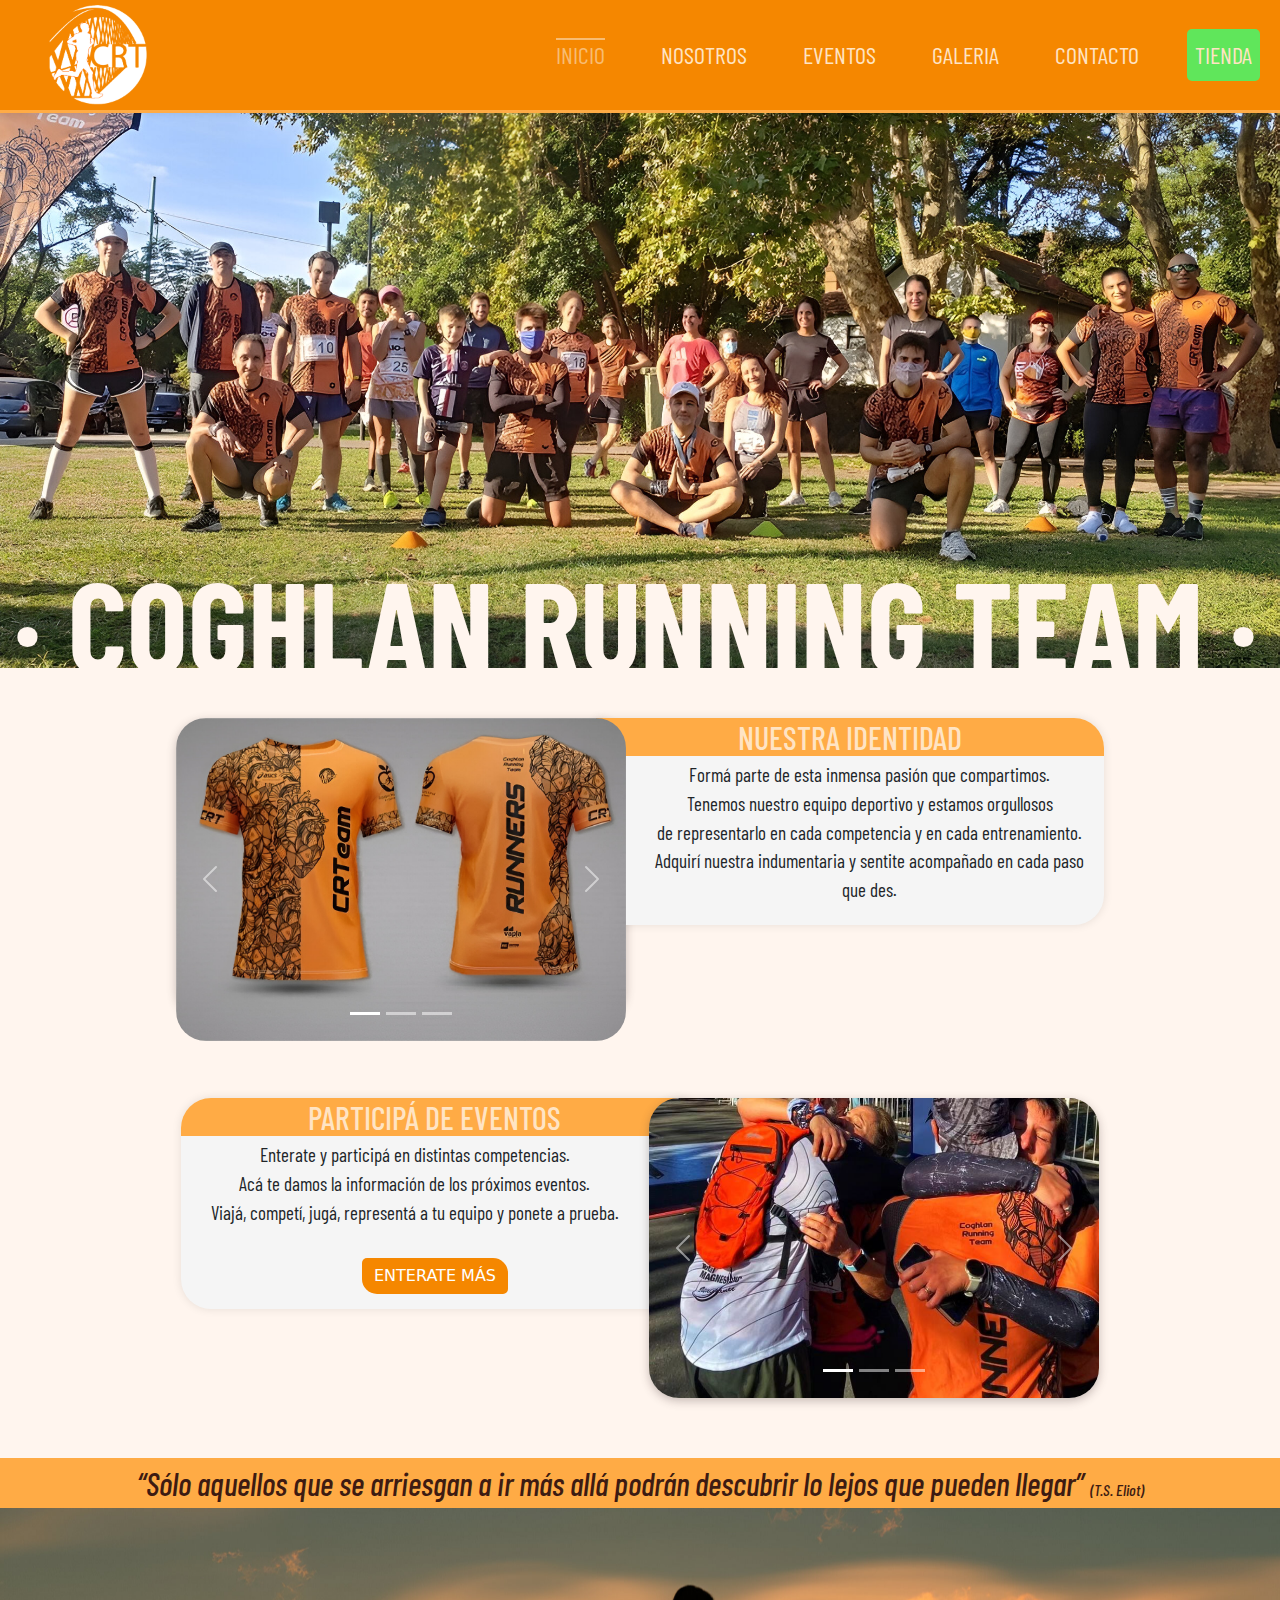
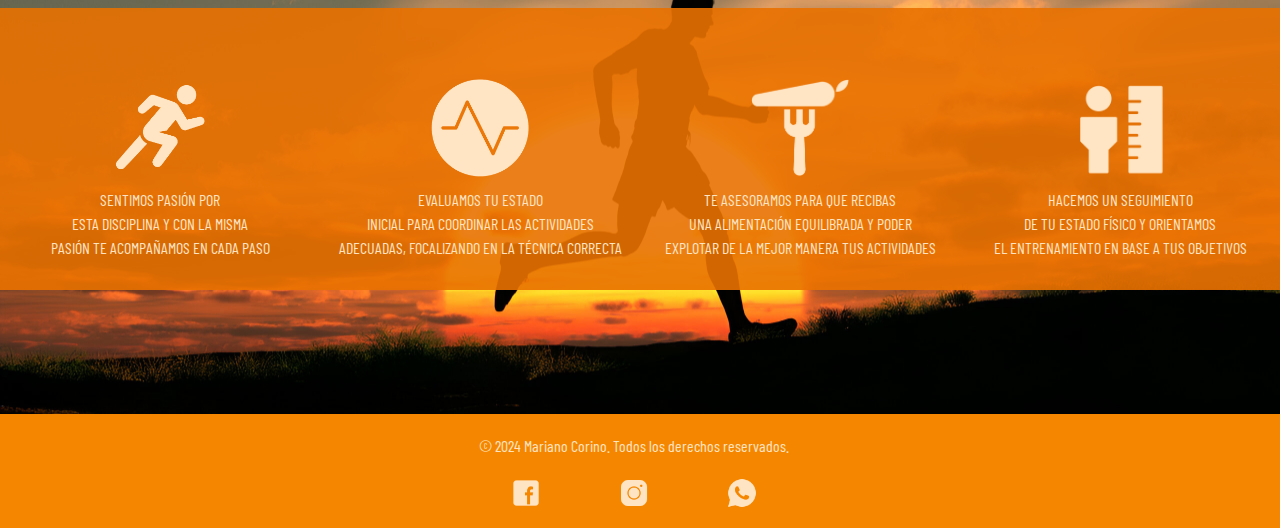
<file: index.html>
<!DOCTYPE html>
<html lang="en">
<head>
    <meta charset="UTF-8">
    <meta http-equiv="X-UA-Compatible" content="IE=edge">
    <meta name="viewport" content="width=device-width, initial-scale=1.0"> 
    <!-- SEO on-page -->
    <meta name="description" content="Web del Coghlan Running Team. Equipo de running situado en CABA. Entrenadores de atlteas dedicados a maratones, trail o triatlón."> 
    <meta name="keywords" content="running, maraton, trail, cycling, run, triatlon">  
    <title>CRTeam</title>
    <!-- Favico -->
    <link rel="shortcut icon" href="./images/favico.ico" type="image/x-icon">
    <!-- Estilos -->
    <link rel="stylesheet" type="text/css" href="./css/style.css">
    <!-- Bootstrap Framework -->
    <link href="https://cdn.jsdelivr.net/npm/bootstrap@5.3.3/dist/css/bootstrap.min.css" rel="stylesheet" integrity="sha384-QWTKZyjpPEjISv5WaRU9OFeRpok6YctnYmDr5pNlyT2bRjXh0JMhjY6hW+ALEwIH" crossorigin="anonymous">   
    <!-- Fonts -->
    <link rel="preconnect" href="https://fonts.googleapis.com">
    <!-- Link de animaciones 'Animate.css' -->
    <link rel="stylesheet" href="https://cdnjs.cloudflare.com/ajax/libs/animate.css/4.1.1/animate.min.css"/>
    <!-- Link de animaciones 'AOS' -->
    <link href="https://unpkg.com/aos@2.3.1/dist/aos.css" rel="stylesheet">
    <script src="https://unpkg.com/aos@2.3.1/dist/aos.js"></script>
    <!-- Inicializo 'AOS' -->
    <script>
      AOS.init();
    </script>
    <link rel="preconnect" href="https://fonts.gstatic.com" crossorigin>
    <link href="https://fonts.googleapis.com/css2?family=Barlow+Condensed:ital,wght@0,100;0,200;0,300;0,400;0,500;0,600;0,700;0,800;0,900;1,100;1,200;1,300;1,400;1,500;1,600;1,700;1,800;1,900&display=swap" rel="stylesheet"> 

</head>

<!-- Se asigna clase al BODY para modificar características impuestas por Bootstrap -->   
<body class="bg-body-custom">

<header>
    <!-- Navegador con logo -->    
    <nav class="navbar navbar-expand-lg fixed-top">
        <div class="container-fluid">
          <!-- Logo con link a Index -->  
          <div class="indexLogoLink animate__animated animate__bounceInLeft">
            <a href="index.html">
              <img src="./images/logoW2.png" alt="logoCRT">
            </a>
          </div>
          <!-- Menú hamburguesa --> 
          <button class="navbar-toggler" type="button" data-bs-toggle="collapse" data-bs-target="#navbarNav" aria-controls="navbarNav" aria-expanded="false" aria-label="Toggle navigation">
            <span class="navbar-toggler-icon"></span>
          </button>
          <!-- Links del nav --> 
          <div class="collapse navbar-collapse" id="navbarNav">
            <ul class="navbar-nav animate__animated animate__fadeInRight">
              <li class="nav-item">
                <a class="nav-link active"  href="index.html">INICIO</a>
              </li>
              <li class="nav-item">
                <a class="nav-link" href="./page/nosotros.html">NOSOTROS</a>
              </li>
              <li class="nav-item">
                <a class="nav-link" href="./page/eventos.html">EVENTOS</a>
              </li>
              <li class="nav-item">
                <a class="nav-link" href="./page/galeria.html">GALERIA</a>
              </li>
              <li class="nav-item">
                <a class="nav-link" href="./page/contacto.html">CONTACTO</a>
              </li>              
              <li class="nav-item">
                <a class="nav-link navTienda" href="./page/tienda.html">TIENDA</a>
              </li> 
            </ul>
          </div>
        </div>
    </nav>

</header>  

<main>    
    <!-- Img bienvenida con texto superpuesto -->
    <div class="indeximg">
        <img src="./images/large.jpg" class="imgIndexWelcome" alt="CRTeam">
             <div class="overlay">
                <h1 class="animate__animated animate__fadeInUp">· COGHLAN RUNNING TEAM ·</h1>          
             </div>
    </div>

    <!-- Carrousel de imágenes de la sección SHOP -->
    <div class="containerIndexShop animate__animated animate__fadeIn">
        <div class="row justify-content-center containerCarousel">
            <div class="col-lg-5 col-sm-10 col-sx-10 text-center divShopIndex">
                <div id="carouselShopIndex" class="carousel slide">
                    <div class="carousel-indicators">
                      <button type="button" data-bs-target="#carouselShopIndex" data-bs-slide-to="0" class="active" aria-current="true" aria-label="Slide 1"></button>
                      <button type="button" data-bs-target="#carouselShopIndex" data-bs-slide-to="1" aria-label="Slide 2"></button>
                      <button type="button" data-bs-target="#carouselShopIndex" data-bs-slide-to="2" aria-label="Slide 3"></button>
                    </div>
                    <div class="carousel-inner">
                      <div class="carousel-item active">
                        <img src="./images/indexImg/shop/shop3.jpg" class="d-block w-100" alt="...">
                      </div>
                      <div class="carousel-item">
                        <img src="./images/indexImg/shop/shop2.jpg" class="d-block w-100" alt="...">
                      </div>
                      <div class="carousel-item">
                        <img src="./images/indexImg/shop/shop1.jpg" class="d-block w-100" alt="...">
                      </div>
                    </div>
                    <button class="carousel-control-prev" type="button" data-bs-target="#carouselShopIndex" data-bs-slide="prev">
                      <span class="carousel-control-prev-icon" aria-hidden="true"></span>
                      <span class="visually-hidden">Previous</span>
                    </button>
                    <button class="carousel-control-next" type="button" data-bs-target="#carouselShopIndex" data-bs-slide="next">
                      <span class="carousel-control-next-icon" aria-hidden="true"></span>
                      <span class="visually-hidden">Next</span>
                    </button>
                  </div>
            </div>
            <!-- Texto de Carrusel de sección Shop -->
            <div class="col-lg-5 col-sm-10 col-sx-10 text-center textShopIndex">
                <h2>NUESTRA IDENTIDAD</h2>
                <div class="scrollableContent">
                  <p>Formá parte de esta inmensa pasión que compartimos.<span>Tenemos nuestro equipo deportivo y estamos orgullosos <span>de representarlo en cada competencia y en cada entrenamiento.</span>Adquirí nuestra indumentaria y sentite acompañado en cada paso que des.</p>                
                </div>              
            </div>
        </div>
    </div>

    <!-- Carrusel de sección Eventos -->
    <div class="containerIndexEvent animate__animated animate__fadeIn">
        <div class="row justify-content-center rowIndexEvent">
            <!-- Texto de Carrusel de sección Eventos -->
            <div class="col-lg-5 col-sm-10 col-sx-10 text-center textEventIndex">
                <h2>PARTICIPÁ DE EVENTOS</h2>
                <div class="scrollableContent">
                  <p>Enterate y participá en distintas competencias.<span>Acá te damos la información de los próximos eventos.</span><span>Viajá, competí, jugá, representá a tu equipo y ponete a prueba.</span></p>
                </div>
                <div class="d-md-block">
                    <button class="btn btn-primary buttonEnterateMas"><a class="nav-link" href="./page/eventos.html">ENTERATE MÁS</a></button>
                </div>
            </div>

            <!-- Carrousel de imágenes de la sección EVENTOS -->
            <div class="col-lg-5 col-sm-10 col-xs-10 text-center divEventIndex">
                <div id="carouselEventIndex" class="carousel slide">
                    <div class="carousel-indicators">
                      <button type="button" data-bs-target="#carouselEventIndex" data-bs-slide-to="0" class="active" aria-current="true" aria-label="Slide 1"></button>
                      <button type="button" data-bs-target="#carouselEventIndex" data-bs-slide-to="1" aria-label="Slide 2"></button>
                      <button type="button" data-bs-target="#carouselEventIndex" data-bs-slide-to="2" aria-label="Slide 3"></button>
                    </div>
                    <div class="carousel-inner">
                      <div class="carousel-item active">
                        <img src="./images/indexImg/event/evento.png" class="d-block w-100" alt="...">
                      </div>
                      <div class="carousel-item">
                        <img src="./images/indexImg/event/evento2.png" class="d-block w-100" alt="...">
                      </div>
                      <div class="carousel-item">
                        <img src="./images/indexImg/event/evento3.png" class="d-block w-100" alt="...">
                      </div>
                    </div>
                    <button class="carousel-control-prev" type="button" data-bs-target="#carouselEventIndex" data-bs-slide="prev">
                      <span class="carousel-control-prev-icon" aria-hidden="true"></span>
                      <span class="visually-hidden">Previous</span>
                    </button>
                    <button class="carousel-control-next" type="button" data-bs-target="#carouselEventIndex" data-bs-slide="next">
                      <span class="carousel-control-next-icon" aria-hidden="true"></span>
                      <span class="visually-hidden">Next</span>
                    </button>
                  </div>
            </div>  
        </div>
    </div>    

    <!-- Sección de fundamentos -->
    <div class="containerImgContainer">       
        <h2><p class="animate__animated animate__fadeIn">“Sólo aquellos que se arriesgan a ir más allá podrán descubrir lo lejos que pueden llegar” <span class="smaller-text">(T.S. Eliot)</span></p></h2>

        <!-- Sección de imágenes con texto descriptivo -->
        <div class="imgContainer">
            <div class="row">
                <div class="col-md-3 text-center mainImage">
                <img src="./images/run.png" class="imgFundamentos img-fluid animate__animated animate__backInLeft" alt="Running">
                <p class="animate__animated animate__fadeIn">SENTIMOS PASIÓN POR <span>ESTA DISCIPLINA Y CON LA MISMA </span>PASIÓN TE ACOMPAÑAMOS EN CADA PASO</p>
                </div>
                
                <div class="col-md-3 text-center mainImage">
                <img src="./images/health.png" class="imgFundamentos img-fluid animate__animated animate__heartBeat" alt="Salud">
                <p class="animate__animated animate__fadeIn">EVALUAMOS TU ESTADO <span>INICIAL PARA COORDINAR LAS ACTIVIDADES </span>ADECUADAS, FOCALIZANDO EN LA TÉCNICA CORRECTA</p>
                </div>
                    
                <div class="col-md-3 text-center mainImage">
                <img src="./images/food.png" class="imgFundamentos img-fluid animate__animated animate__wobble" alt="Nutrición">
                <p class="animate__animated animate__fadeIn">TE ASESORAMOS PARA QUE RECIBAS <span>UNA ALIMENTACIÓN EQUILIBRADA Y PODER </span>EXPLOTAR DE LA MEJOR MANERA TUS ACTIVIDADES</p>
                </div>
                    
                <div class="col-md-3 text-center mainImage">
                <img src="./images/size.png" class="imgFundamentos img-fluid animate__animated animate__rubberBand" alt="Seguimiento">
                <p class="animate__animated animate__fadeIn">HACEMOS UN SEGUIMIENTO <span>DE TU ESTADO FÍSICO Y ORIENTAMOS </span>EL ENTRENAMIENTO EN BASE A TUS OBJETIVOS</p>
                </div>
            </div>  
        </div>
        <p>.</p> <!-- Para que la imágen llegue hasta el footer (? (:-->
    </div>

</main>


<!-- Footer con logos de acceso a redes -->
<footer class="containerFooter">

    <div class="contenedorFooterData row justify-content-center animate__animated animate__zoomIn">

      <div class="col-12 footerText">
        <p class="footerTextP">&copy; 2024 Mariano Corino. Todos los derechos reservados.</p>
      </div>
      <div class="col-12 col-md-1 col-lg-1 imgFooter text-center">
        <a href="https://www.facebook.com/profile.php?id=100063778803833&locale=es_LA" class="socialLink" target="_blank">
            <img src="./images/facebook.png" class="img-fluid logoSocialFooter" alt="Facebook">
        </a>
      </div>
      <div class="col-12 col-md-1 col-lg-1 imgFooter text-center">
        <a href="https://www.instagram.com/coghlanrunning/" class="socialLink" target="_blank">
            <img src="./images/instagram.png" class="img-fluid logoSocialFooter" alt="Instagram">
        </a>
      </div>
      <div class="col-12 col-md-1 col-lg-1 imgFooter text-center">
        <a href="./page/prox.html" class="socialLink">
            <img src="./images/whatsapp.png" class="img-fluid logoSocialFooter" alt="Whatsapp">
        </a>
      </div>

    </div>

</footer>


<script src="./js/script.js"></script>
<!-- Script de Bootstrap -->
<script src="https://cdn.jsdelivr.net/npm/bootstrap@5.3.3/dist/js/bootstrap.bundle.min.js" integrity="sha384-YvpcrYf0tY3lHB60NNkmXc5s9fDVZLESaAA55NDzOxhy9GkcIdslK1eN7N6jIeHz" crossorigin="anonymous"></script>

</body>

</html>
</file>
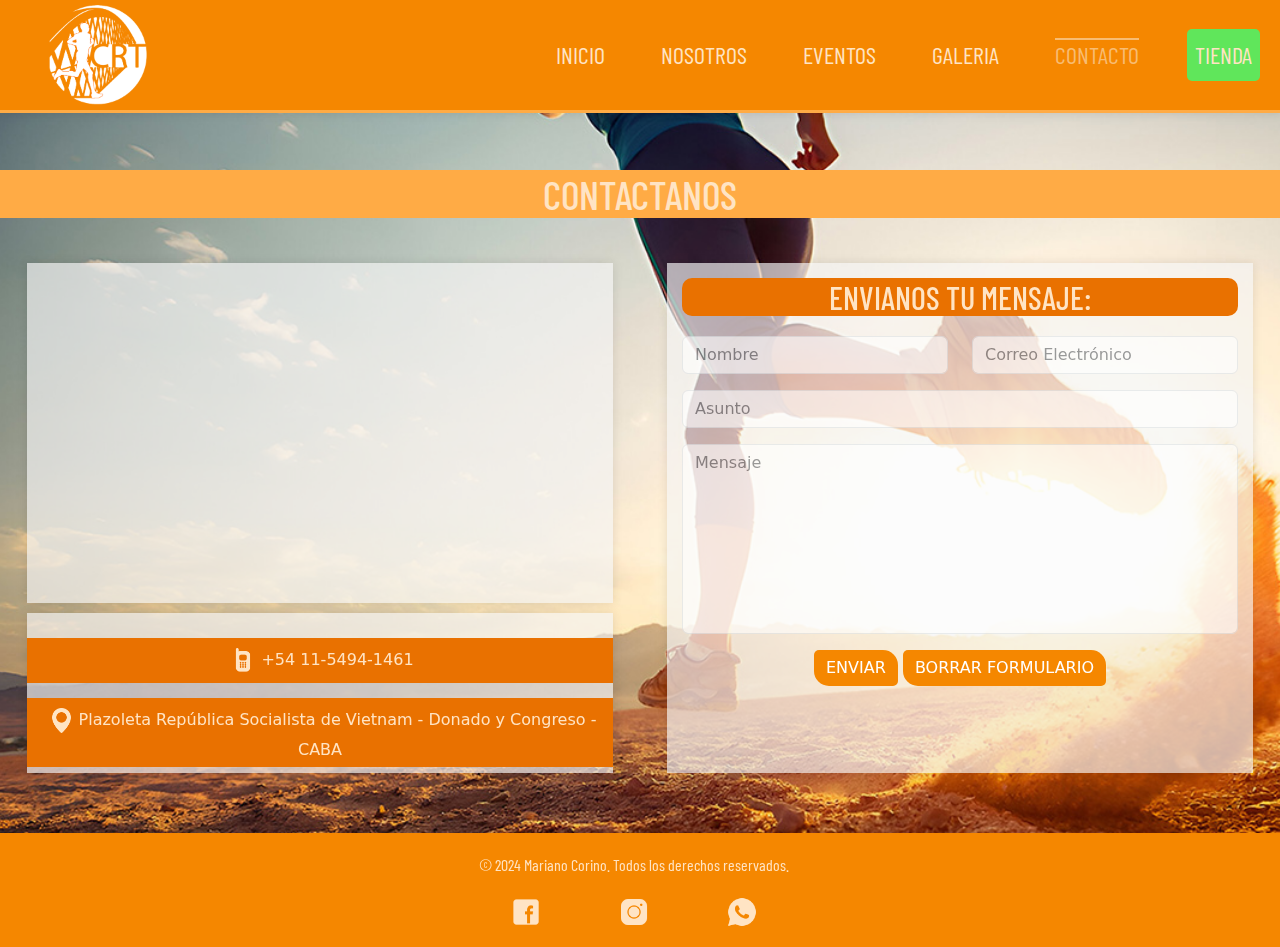
<file: page/contacto.html>
<!DOCTYPE html>
<html lang="en">
<head>
    <meta charset="UTF-8">
    <meta http-equiv="X-UA-Compatible" content="IE=edge">
    <meta name="viewport" content="width=device-width, initial-scale=1.0">    
    <title>CRTeam</title>
    <!-- Favico -->
    <link rel="shortcut icon" href="../images/favico.ico" type="image/x-icon">
    <!-- Estilos -->
    <link rel="stylesheet" type="text/css" href="../css/style.css">    
    <!-- Bootstrap Framework -->
    <link href="https://cdn.jsdelivr.net/npm/bootstrap@5.3.3/dist/css/bootstrap.min.css" rel="stylesheet" integrity="sha384-QWTKZyjpPEjISv5WaRU9OFeRpok6YctnYmDr5pNlyT2bRjXh0JMhjY6hW+ALEwIH" crossorigin="anonymous">       
    <!-- Fonts -->
    <link rel="preconnect" href="https://fonts.googleapis.com">
    <!-- Link de animaciones 'Animate.css' -->
    <link rel="stylesheet" href="https://cdnjs.cloudflare.com/ajax/libs/animate.css/4.1.1/animate.min.css"/>
    <link rel="preconnect" href="https://fonts.gstatic.com" crossorigin>
    <link href="https://fonts.googleapis.com/css2?family=Barlow+Condensed:ital,wght@0,100;0,200;0,300;0,400;0,500;0,600;0,700;0,800;0,900;1,100;1,200;1,300;1,400;1,500;1,600;1,700;1,800;1,900&display=swap" rel="stylesheet"> 
</head>

<!-- Se aplica clase al BODY para modificar características impuestas por Bootstrap -->   
<body class="bg-body-custom contactBg">

    <header>
        <!-- Navegador con logo -->    
        <nav class="navbar navbar-expand-lg fixed-top navbar_style">
            <div class="container-fluid">
                <!-- Logo con link a Index -->  
                <div class="indexLogoLink animate__animated animate__bounceInLeft">
                    <a href="../index.html">
                    <img src="../images/logoW2.png" alt="logoCRT">
                    </a>
                </div>
            <button class="navbar-toggler" type="button" data-bs-toggle="collapse" data-bs-target="#navbarNav" aria-controls="navbarNav" aria-expanded="false" aria-label="Toggle navigation">
                <span class="navbar-toggler-icon"></span>
            </button>
            <div class="collapse navbar-collapse" id="navbarNav">
                <ul class="navbar-nav navbar_style animate__animated animate__fadeInRight">
                <li class="nav-item">
                    <a class="nav-link" href="../index.html">INICIO</a>
                </li>
                <li class="nav-item">
                    <a class="nav-link" href="../page/nosotros.html">NOSOTROS</a>
                </li>
                <li class="nav-item">
                    <a class="nav-link" href="../page/eventos.html">EVENTOS</a>
                </li>
                <li class="nav-item">
                    <a class="nav-link" href="../page/galeria.html">GALERIA</a>
                </li>
                <li class="nav-item">
                    <a class="nav-link active" href="../page/contacto.html">CONTACTO</a>
                </li>              
                <li class="nav-item">
                    <a class="nav-link navTienda" href="../page/tienda.html">TIENDA</a>
                </li>                  
                </ul>
            </div>
            </div>
        </nav>
    </header>

    <main>   

        <div class="containerContacto">
                 <!-- TÍTULO DE PAGINA --> 
                <div class="col-12 text-center animate__animated animate__fadeIn">
                    <h1 class="animate__animated animate__fadeInUp">CONTACTANOS</h1>
                </div>

            <div class="row justify-content-center rowMargin containerNosotros">
                <div class="col-lg-6 col-sm-12 col-xs-12 containerMapa">
                    <div class="row justify-content-center rowMargin containerInternoMapa">
                         <!-- Sección del mapa --> 
                        <div class="col-lg-12 col-sm-12 col-xs-12 mapDiv">
                            <iframe class="map  animate__animated animate__fadeIn" src="https://www.google.com/maps/embed?pb=!1m18!1m12!1m3!1d1161.624474112388!2d-58.48227072954707!3d-34.56443683991291!2m3!1f0!2f0!3f0!3m2!1i1024!2i768!4f13.1!3m3!1m2!1s0x95bcb68a3810e0cb%3A0x716aba9b96af06ef!2sPlazoleta%20Rep%C3%BAblica%20Socialista%20de%20Vietnam!5e0!3m2!1ses-419!2sar!4v1710804828399!5m2!1ses-419!2sar" width="600" height="450" style="border:0;" allowfullscreen="" loading="lazy" referrerpolicy="no-referrer-when-downgrade"></iframe>
                        </div>
                         <!-- Sección de datos de contacto --> 
                        <div class="col-lg-12 col-sm-12 col-xs-12 text-center datosDiv animate__animated animate__fadeIn">
                            <p><img src="../images/telefono.png" class="img-fluid animate__animated animate__wobble" alt="Teléfono">+54 11-5494-1461</p>
                            <p><img src="../images/ubicacion.png" class="img-fluid animate__animated animate__fadeInDown" alt="Ubicación">Plazoleta República Socialista de Vietnam - Donado y Congreso - CABA </p>
                        </div>
                    </div>
                </div>
                <!-- Sección del fromulario -->        
                <div class="col-lg-6 col-sm-12 col-xs-12 containerFormNosotros">
                    <div class="row justify-content-center rowMargin containerForm2">
                        <div class="col-lg-12  col-sm-12 col-xs-12 text-center formDiv">
                            <h2 class="animate__animated animate__fadeIn">ENVIANOS TU MENSAJE:</h2>
                            <!-- Formulario de contacto --> 
                            <form class="formNosotros" action="procesar_formulario.php" method="post">
                                    <!-- input Nombre y Email--> 
                                    <div class="row mb-3 containerName animate__animated animate__flipInY">
                                        <div class="col containerInputNombre">
                                        <input type="text" class="form-control inputNosotros" placeholder="Nombre">
                                        </div>
                                        <div class="col containerInputEmail">
                                        <input type="email" class="form-control inputNosotros" placeholder="Correo Electrónico">
                                        </div>
                                    </div>
                                    
                                    <!-- input Asunto--> 
                                    <div class="mb-3 animate__animated animate__flipInX">
                                        <input type="text" class="form-control inputNosotros" placeholder="Asunto">
                                    </div>

                                    <!-- input Mensaje--> 
                                    <div class="mb-3 containerTextArea animate__animated animate__zoomInUp">
                                        <textarea class="form-control inputNosotros textareaNosotros" rows="5" placeholder="Mensaje"></textarea>
                                    </div>
                                                        
                                    <!-- Botones del formulario--> 
                                    <div class="d-grid gap-2 d-md-block buttonContainerNosotros">
                                        <button class="btn btn-primary buttonContactoS" type="submit">ENVIAR</button>
                                        <button class="btn btn-primary buttonContactoR" type="reset">BORRAR FORMULARIO</button>
                                    </div>
                            </form>
                        </div>
                    </div>
                </div>
            </div>             
        </div>
    </main>
      
    <!-- Footer -->  
    <!-- Footer con logos de acceso a redes -->
<footer class="containerFooter">

    <div class="contenedorFooterData row justify-content-center animate__animated animate__zoomIn">

      <div class="col-12 footerText">
        <p class="footerTextP">&copy; 2024 Mariano Corino. Todos los derechos reservados.</p>
      </div>
      <div class="col-12 col-md-1 col-lg-1 imgFooter text-center">
        <a href="https://www.facebook.com/profile.php?id=100063778803833&locale=es_LA" class="socialLink" target="_blank">
            <img src="../images/facebook.png" class="img-fluid logoSocialFooter" alt="facebook">
        </a>
      </div>
      <div class="col-12 col-md-1 col-lg-1 imgFooter text-center">
        <a href="https://www.instagram.com/coghlanrunning/" class="socialLink" target="_blank">
            <img src="../images/instagram.png" class="img-fluid logoSocialFooter" alt="instagram">
        </a>
      </div>
      <div class="col-12 col-md-1 col-lg-1 imgFooter text-center">
        <a href="../page/prox.html" class="socialLink">
            <img src="../images/whatsapp.png" class="img-fluid logoSocialFooter" alt="whatsapp">
        </a>
      </div>

    </div>

</footer>

    <!-- Script de Bootstrap -->
    <script src="https://cdn.jsdelivr.net/npm/bootstrap@5.3.3/dist/js/bootstrap.bundle.min.js" integrity="sha384-YvpcrYf0tY3lHB60NNkmXc5s9fDVZLESaAA55NDzOxhy9GkcIdslK1eN7N6jIeHz" crossorigin="anonymous"></script>
</body>

</html>
</file>
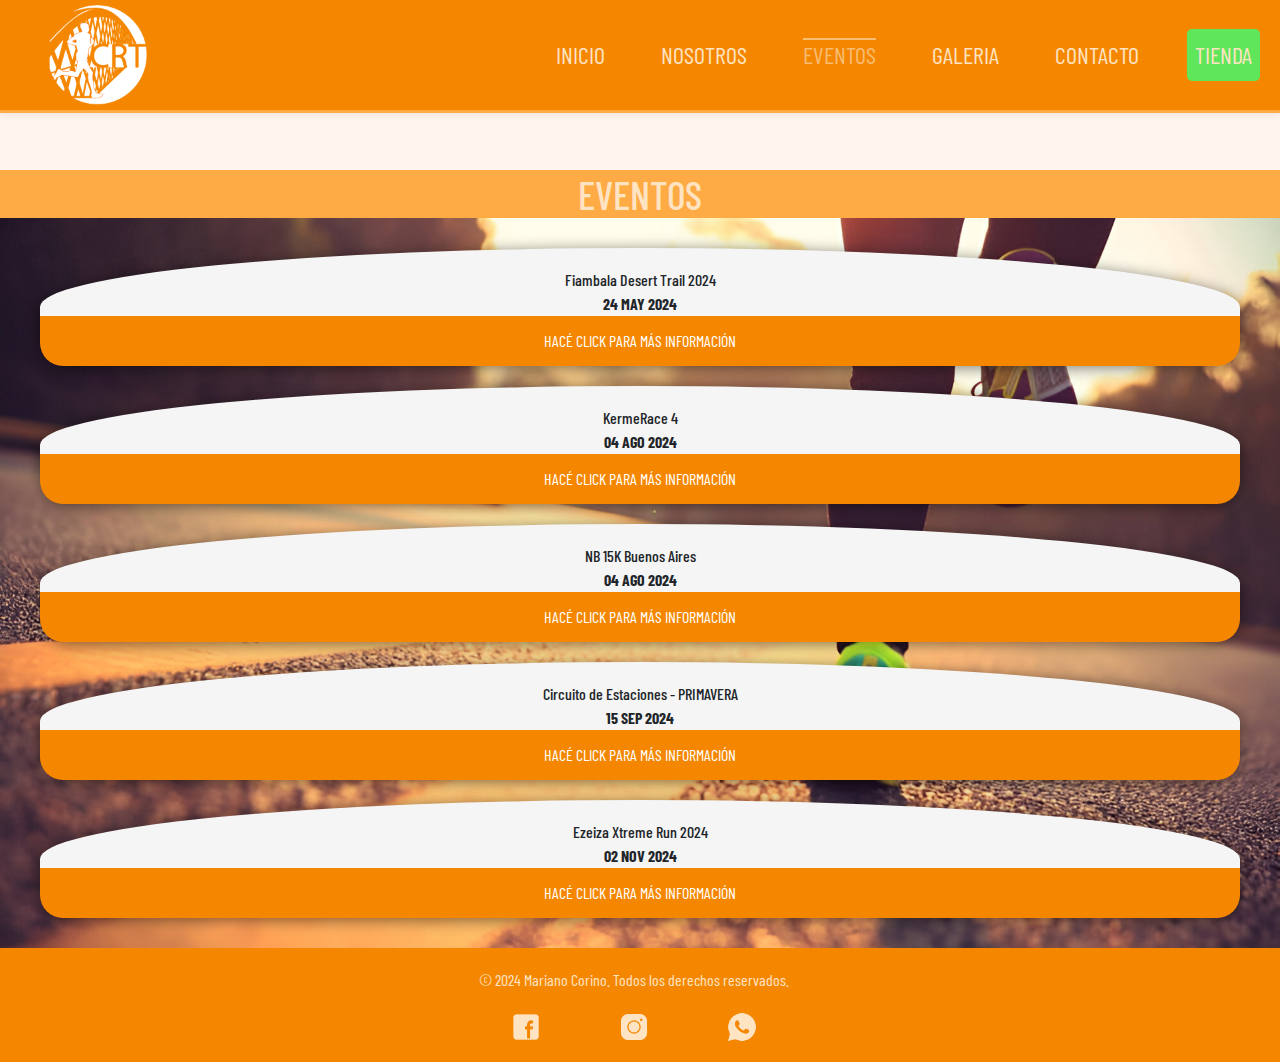
<file: page/eventos.html>
<!DOCTYPE html>
<html lang="en">
<head>
    <meta charset="UTF-8">
    <meta http-equiv="X-UA-Compatible" content="IE=edge">
    <meta name="viewport" content="width=device-width, initial-scale=1.0">    
    <title>CRTeam</title>
    <!-- Favico -->
    <link rel="shortcut icon" href="../images/favico.ico" type="image/x-icon">
    <!-- Estilos -->
    <link rel="stylesheet" type="text/css" href="../css/style.css">
    <!-- Bootstrap Framework -->
    <link href="https://cdn.jsdelivr.net/npm/bootstrap@5.3.3/dist/css/bootstrap.min.css" rel="stylesheet" integrity="sha384-QWTKZyjpPEjISv5WaRU9OFeRpok6YctnYmDr5pNlyT2bRjXh0JMhjY6hW+ALEwIH" crossorigin="anonymous">   
    <!-- Fonts -->
    <link rel="preconnect" href="https://fonts.googleapis.com">
    <!-- Link de animaciones 'Animate.css' -->
    <link rel="stylesheet" href="https://cdnjs.cloudflare.com/ajax/libs/animate.css/4.1.1/animate.min.css"/>
    <link rel="preconnect" href="https://fonts.gstatic.com" crossorigin>
    <link href="https://fonts.googleapis.com/css2?family=Barlow+Condensed:ital,wght@0,100;0,200;0,300;0,400;0,500;0,600;0,700;0,800;0,900;1,100;1,200;1,300;1,400;1,500;1,600;1,700;1,800;1,900&display=swap" rel="stylesheet"> 
</head>

<!-- Se aplica clase al BODY para modificar características impuestas por Bootstrap -->   
<body class="bg-body-custom">

<header>
    <!-- Navegador con logo -->    
    <nav class="navbar navbar-expand-lg fixed-top">
        <div class="container-fluid">
          <!-- Logo con link a Index -->  
          <div class="indexLogoLink animate__animated animate__bounceInLeft">
            <a href="../index.html">
              <img src="../images/logoW2.png" alt="logoCRT">
            </a>
          </div>
          <button class="navbar-toggler" type="button" data-bs-toggle="collapse" data-bs-target="#navbarNav" aria-controls="navbarNav" aria-expanded="false" aria-label="Toggle navigation">
            <span class="navbar-toggler-icon"></span>
          </button>
          <div class="collapse navbar-collapse" id="navbarNav">
            <ul class="navbar-nav animate__animated animate__fadeInRight">
              <li class="nav-item">
                <a class="nav-link"  href="../index.html">INICIO</a>
              </li>
              <li class="nav-item">
                <a class="nav-link" href="../page/nosotros.html">NOSOTROS</a>
              </li>
              <li class="nav-item">
                <a class="nav-link active" href="../page/eventos.html">EVENTOS</a>
              </li>
              <li class="nav-item">
                <a class="nav-link" href="../page/galeria.html">GALERIA</a>
              </li>
              <li class="nav-item">
                <a class="nav-link" href="../page/contacto.html">CONTACTO</a>
              </li>              
              <li class="nav-item">
                <a class="nav-link navTienda" href="../page/tienda.html">TIENDA</a>
              </li>  
            </ul>
          </div>
        </div>
      </nav>

</header>

     
<main>

    <!-- Título de sección EVENTOS -->
    <h1 class="h1Eventos animate__animated animate__fadeInUp">EVENTOS</h1>
    <!-- Contenedor de eventos --> 
    <div class="containerEventos">      
        <p class="textEvent animate__animated animate__flipInX">Fiambala Desert Trail 2024<span class="spanEvent">24 MAY 2024</span><a class="nav-link" href="https://mistiempos.com.ar/salvaje/105" target="_blank"><button class="btn btn-primary buttonEnterateMas">HACÉ CLICK PARA MÁS INFORMACIÓN</button></a></p>
        <p class="textEvent animate__animated animate__flipInX">KermeRace 4<span class="spanEvent">04 AGO 2024</span><a class="nav-link" href="https://www.eventbrite.com.ar/e/kermerace-4-tickets-861635493957?aff=oddtdtcreator" target="_blank"><button class="btn btn-primary buttonEnterateMas">HACÉ CLICK PARA MÁS INFORMACIÓN</button></a></p>
        <p class="textEvent animate__animated animate__flipInX">NB 15K Buenos Aires<span class="spanEvent">04 AGO 2024</span><a class="nav-link" href="https://raceseries.newbalance.com.ar/2024/15k-buenos-aires/" target="_blank"><button class="btn btn-primary buttonEnterateMas">HACÉ CLICK PARA MÁS INFORMACIÓN</button></a></p>
        <p class="textEvent animate__animated animate__flipInX">Circuito de Estaciones - PRIMAVERA<span class="spanEvent">15 SEP 2024</span><a class="nav-link" href="https://www.corredorpromedio.com/evento/circuito-de-las-estaciones-primavera/" target="_blank"><button class="btn btn-primary buttonEnterateMas">HACÉ CLICK PARA MÁS INFORMACIÓN</button></a></p>
        <p class="textEvent animate__animated animate__flipInX">Ezeiza Xtreme Run 2024 <span class="spanEvent">02 NOV 2024</span> <a class="nav-link" href="https://www.eventbrite.com.ar/e/kermerace-4-tickets-861635493957?aff=oddtdtcreator" target="_blank"><button class="btn btn-primary buttonEnterateMas">HACÉ CLICK PARA MÁS INFORMACIÓN</button></a></p>        
    </div>
   
</main>

<!-- Footer -->  
<!-- Footer con logos de acceso a redes -->
<footer class="containerFooter">

  <div class="contenedorFooterData row justify-content-center animate__animated animate__zoomIn">

    <div class="col-12 footerText">
      <p class="footerTextP">&copy; 2024 Mariano Corino. Todos los derechos reservados.</p>
    </div>
    <div class="col-12 col-md-1 col-lg-1 imgFooter text-center">
      <a href="https://www.facebook.com/profile.php?id=100063778803833&locale=es_LA" class="socialLink" target="_blank">
          <img src="../images/facebook.png" class="img-fluid logoSocialFooter" alt="facebook">
      </a>
    </div>
    <div class="col-12 col-md-1 col-lg-1 imgFooter text-center">
      <a href="https://www.instagram.com/coghlanrunning/" class="socialLink" target="_blank">
          <img src="../images/instagram.png" class="img-fluid logoSocialFooter" alt="instagram">
      </a>
    </div>
    <div class="col-12 col-md-1 col-lg-1 imgFooter text-center">
      <a href="../page/prox.html" class="socialLink">
          <img src="../images/whatsapp.png" class="img-fluid logoSocialFooter" alt="whatsapp">
      </a>
    </div>

  </div>

</footer>

<!-- Script de Bootstrap -->
<script src="https://cdn.jsdelivr.net/npm/bootstrap@5.3.3/dist/js/bootstrap.bundle.min.js" integrity="sha384-YvpcrYf0tY3lHB60NNkmXc5s9fDVZLESaAA55NDzOxhy9GkcIdslK1eN7N6jIeHz" crossorigin="anonymous"></script>
</body>

</html>
</file>
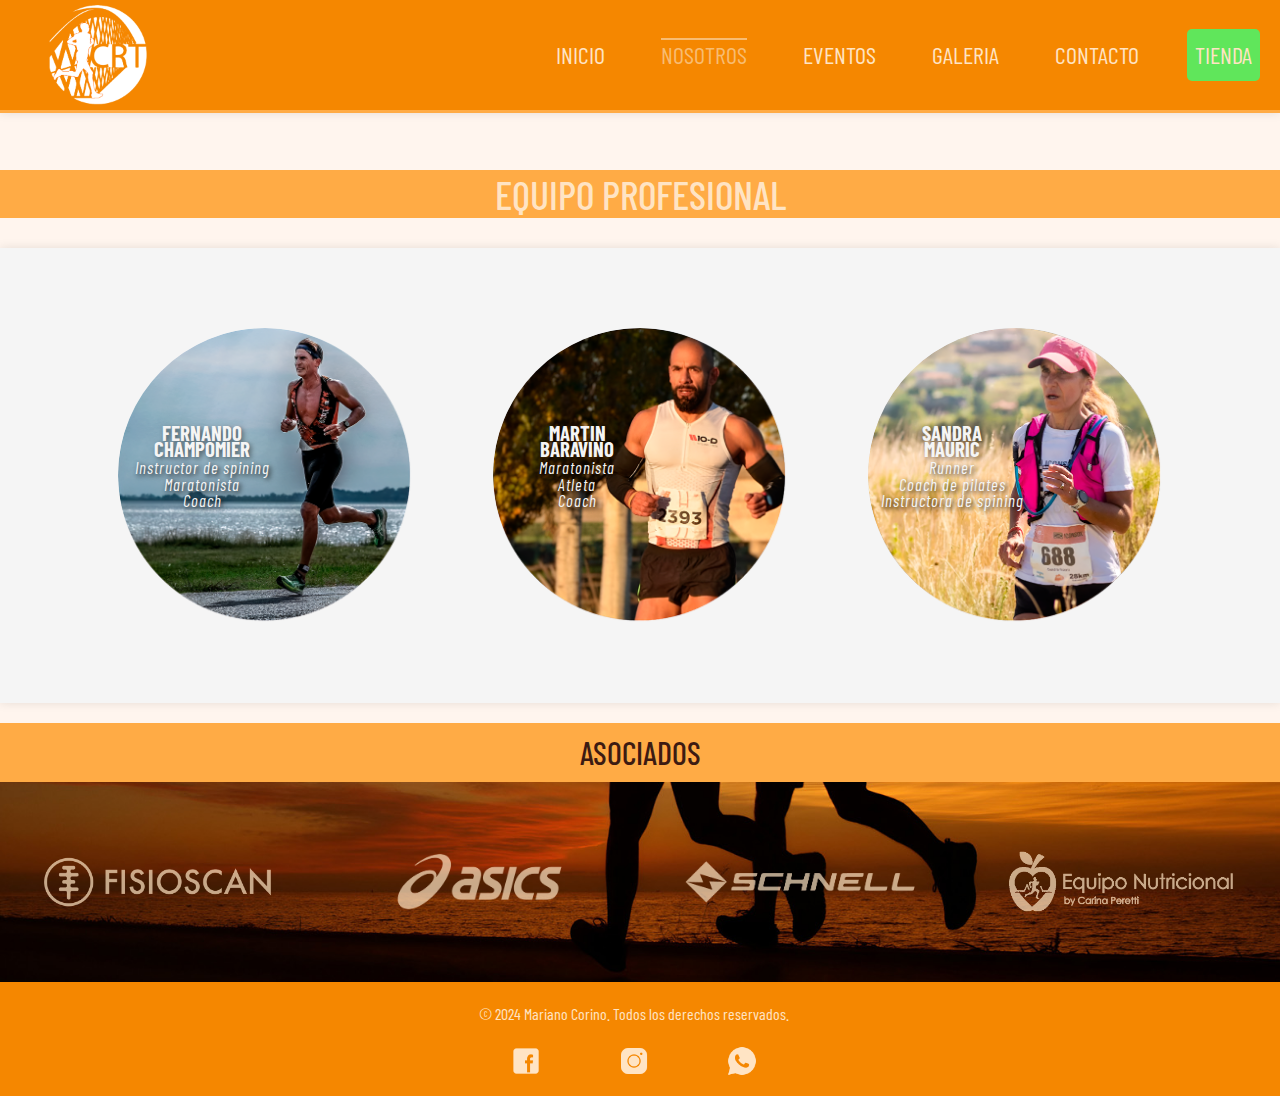
<file: page/nosotros.html>
<!DOCTYPE html>
<html lang="en">
<head>
    <meta charset="UTF-8">
    <meta http-equiv="X-UA-Compatible" content="IE=edge">
    <meta name="viewport" content="width=device-width, initial-scale=1.0">    
    <title>CRTeam</title>
    <!-- Favico -->
    <link rel="shortcut icon" href="../images/favico.ico" type="image/x-icon">
    <!-- Estilos -->
    <link rel="stylesheet" type="text/css" href="../css/style.css">
    <!-- Bootstrap Framework -->
    <link href="https://cdn.jsdelivr.net/npm/bootstrap@5.3.3/dist/css/bootstrap.min.css" rel="stylesheet" integrity="sha384-QWTKZyjpPEjISv5WaRU9OFeRpok6YctnYmDr5pNlyT2bRjXh0JMhjY6hW+ALEwIH" crossorigin="anonymous">   
    <!-- Fonts -->
    <link rel="preconnect" href="https://fonts.googleapis.com">
    <!-- Link de animaciones 'Animate.css' -->
    <link rel="stylesheet" href="https://cdnjs.cloudflare.com/ajax/libs/animate.css/4.1.1/animate.min.css"/>
    <link rel="preconnect" href="https://fonts.gstatic.com" crossorigin>
    <link href="https://fonts.googleapis.com/css2?family=Barlow+Condensed:ital,wght@0,100;0,200;0,300;0,400;0,500;0,600;0,700;0,800;0,900;1,100;1,200;1,300;1,400;1,500;1,600;1,700;1,800;1,900&display=swap" rel="stylesheet"> 
</head>

<!-- Se aplica clase al BODY para modificar características impuestas por Bootstrap -->   
<body class="bg-body-custom">

<header>
    <!-- Navegador con logo -->    
    <nav class="navbar navbar-expand-lg fixed-top">
        <div class="container-fluid">
          <!-- Logo con link a Index -->  
          <div class="indexLogoLink animate__animated animate__bounceInLeft">
            <a href="../index.html">
              <img src="../images/logoW2.png" alt="logoCRT">
            </a>
          </div>
          <button class="navbar-toggler" type="button" data-bs-toggle="collapse" data-bs-target="#navbarNav" aria-controls="navbarNav" aria-expanded="false" aria-label="Toggle navigation">
            <span class="navbar-toggler-icon"></span>
          </button>
          <div class="collapse navbar-collapse" id="navbarNav">
            <ul class="navbar-nav animate__animated animate__fadeInRight">
              <li class="nav-item">
                <a class="nav-link"  href="../index.html">INICIO</a>
              </li>
              <li class="nav-item">
                <a class="nav-link active" href="../page/nosotros.html">NOSOTROS</a>
              </li>
              <li class="nav-item">
                <a class="nav-link" href="../page/eventos.html">EVENTOS</a>
              </li>
              <li class="nav-item">
                <a class="nav-link" href="../page/galeria.html">GALERIA</a>
              </li>
              <li class="nav-item">
                <a class="nav-link" href="../page/contacto.html">CONTACTO</a>
              </li>              
              <li class="nav-item">
                <a class="nav-link navTienda" href="../page/tienda.html">TIENDA</a>
              </li>  
            </ul>
          </div>
        </div>
      </nav>

</header>
    <main>
      <h1 class="animate__animated animate__fadeInUp">EQUIPO PROFESIONAL</h1>

      <!-- Contenedor de img Fernando -->
      <div class="profContainer">
        <div class="row">
            <div class="col-md-3 text-center faceImg  animate__animated animate__jackInTheBox">               
              <img src="../images/fernando.png" class="img-fluid" alt="Fernando"><!-- Imagen del contenedor -->                
                <div class=textImgEvento>
                  <p class="nameImg">FERNANDO<span>CHAMPOMIER</span></p> <!-- Título del contenedor -->
                  <span class="descNameImg"><!-- Descripción del contenedor -->
                    Instructor de spining<span>
                    Maratonista</span>
                    Coach</span>            
                </div>
            </div>            

            <!-- Contenedor de img Martin -->
            <div class="col-md-3 text-center faceImg  animate__animated animate__jackInTheBox">
              <img src="../images/martin.png" class="img-fluid" alt="Sandra"><!-- Imagen del contenedor -->   
                <div class=textImgEvento>
                  <p class="nameImg">MARTIN<span>BARAVINO</span></p><!-- Título del contenedor -->
                  <span class="descNameImg"><!-- Descripción del contenedor -->
                    Maratonista<span>
                    Atleta<span>
                    Coach</span>          
                </div>  
            </div>
                
            <!-- Contenedor de img Sandra -->
            <div class="col-md-3 text-center faceImg  animate__animated animate__jackInTheBox">
              <img src="../images/sandra.png" class="img-fluid" alt="Martin"><!-- Imagen del contenedor -->   
                <div class=textImgEvento>
                  <p class="nameImg">SANDRA<span>MAURIC</span></p><!-- Título del contenedor -->
                  <span class="descNameImg">Runner<span><!-- Descripción del contenedor -->
                    Coach de pilates</span>
                    Instructora de spining</span>
                </div>                
              </div>
        </div>  
      </div>     

         <!-- Sección de marcas asociadas -->
        <h2 class="h2Asociados "><p class="animate__animated animate__fadeIn">ASOCIADOS</p></h2>

         <!-- Contenedor de marcas asociadas -->
        <div class="containerMarca">
          <div class="row">
            
            <!-- Contenedor de marcas asociadas -->
            <div class="col-md-3 text-center marcaImg">
              <a href="https://fisioscan.es/" class="socialLink" target="_blank">
                <img src="../images/FisioscanLogo.png" class="logoImg" alt="Fisioscan">
              </a>
            </div>
            <div class="col-md-3 text-center marcaImg">
              <a href="https://www.asics.com.ar/" class="socialLink" target="_blank">
                <img src="../images/asics.png" class="logoImg" alt="Asics">
              </a>
            </div>
            <div class="col-md-3 text-center marcaImg">
              <a href="https://www.instagram.com/schnell.sport/" class="socialLink" target="_blank">
                <img src="../images/schnell.png" class="logoImg" alt="Schnell">
              </a>
            </div>
            <div class="col-md-3 text-center marcaImg">
              <a href="https://www.equiponutricional.com.ar/index.html" class="socialLink" target="_blank">
                <img src="../images/equipoNutricionalll.png" class="logoImg" alt="Equipo Nutricional">
              </a>
            </div>
          </div>


          <!-- Carrousel de marcas asociadas para pantallas chicas -->
          <div class="col-lg-5 col-sm-10 col-sx-10 text-center divAsociados">
            <div id="carouselAsociados" class="carousel slide">
                <div class="carousel-indicators">
                  <button type="button" data-bs-target="#carouselAsociados" data-bs-slide-to="0" class="active" aria-current="true" aria-label="Slide 1"></button>
                  <button type="button" data-bs-target="#carouselAsociados" data-bs-slide-to="1" aria-label="Slide 2"></button>
                  <button type="button" data-bs-target="#carouselAsociados" data-bs-slide-to="2" aria-label="Slide 3"></button>
                  <button type="button" data-bs-target="#carouselAsociados" data-bs-slide-to="3" aria-label="Slide 4"></button>
                </div>
                <div class="carouselInnerAsociados">
                  <div class="carousel-item active carouselImgAsociados">
                    <a href="https://www.asics.com.ar/" class="socialLink" target="_blank">
                      <img src="../images/asics.png" class="d-block w-100 imgCarouselAsociados" alt="Asics">
                    </a>
                  </div>
                  <div class="carousel-item carouselImgAsociados">
                    <a href="https://fisioscan.es/" class="socialLink" target="_blank">
                      <img src="../images/FisioscanLogo.png" class="d-block w-100 imgCarouselAsociados" alt="Fisioscan">
                    </a>
                  </div>
                  <div class="carousel-item carouselImgAsociados">
                    <a href="https://www.instagram.com/schnell.sport/" class="socialLink" target="_blank">
                      <img src="../images/schnell.png" class="d-block w-100 imgCarouselAsociados" alt="Schnell">
                    </a>
                  </div>
                  <div class="carousel-item carouselImgAsociados">
                    <a href="https://www.equiponutricional.com.ar/index.html" class="socialLink" target="_blank">
                      <img src="../images/equipoNutricionalll.png" class="d-block w-100 imgCarouselAsociados" alt="Equipo Nutricional">
                    </a>
                  </div>
                </div>
                <!-- Botones del contenedor de marcas asociadas -->
                <button class="carousel-control-prev" type="button" data-bs-target="#carouselAsociados" data-bs-slide="prev">
                  <span class="carousel-control-prev-icon" aria-hidden="true"></span>
                  <span class="visually-hidden">Previous</span>
                </button>
                <button class="carousel-control-next" type="button" data-bs-target="#carouselAsociados" data-bs-slide="next">
                  <span class="carousel-control-next-icon" aria-hidden="true"></span>
                  <span class="visually-hidden">Next</span>
                </button>
              </div>
        </div>
        </div>
                  
    </main>


   <!-- Footer -->  
   <!-- Footer con logos de acceso a redes -->
<footer class="containerFooter">

  <div class="contenedorFooterData row justify-content-center animate__animated animate__zoomIn">

    <div class="col-12 footerText">
      <p class="footerTextP">&copy; 2024 Mariano Corino. Todos los derechos reservados.</p>
    </div>
    <div class="col-12 col-md-1 col-lg-1 imgFooter text-center">
      <a href="https://www.facebook.com/profile.php?id=100063778803833&locale=es_LA" class="socialLink" target="_blank">
          <img src="../images/facebook.png" class="img-fluid logoSocialFooter" alt="facebook">
      </a>
    </div>
    <div class="col-12 col-md-1 col-lg-1 imgFooter text-center">
      <a href="https://www.instagram.com/coghlanrunning/" class="socialLink" target="_blank">
          <img src="../images/instagram.png" class="img-fluid logoSocialFooter" alt="instagram">
      </a>
    </div>
    <div class="col-12 col-md-1 col-lg-1 imgFooter text-center">
      <a href="../page/prox.html" class="socialLink">
          <img src="../images/whatsapp.png" class="img-fluid logoSocialFooter" alt="whatsapp">
      </a>
    </div>

  </div>

</footer>
<!-- Script de Bootstrap -->
<script src="https://cdn.jsdelivr.net/npm/bootstrap@5.3.3/dist/js/bootstrap.bundle.min.js" integrity="sha384-YvpcrYf0tY3lHB60NNkmXc5s9fDVZLESaAA55NDzOxhy9GkcIdslK1eN7N6jIeHz" crossorigin="anonymous"></script>
</body>

</html>
</file>
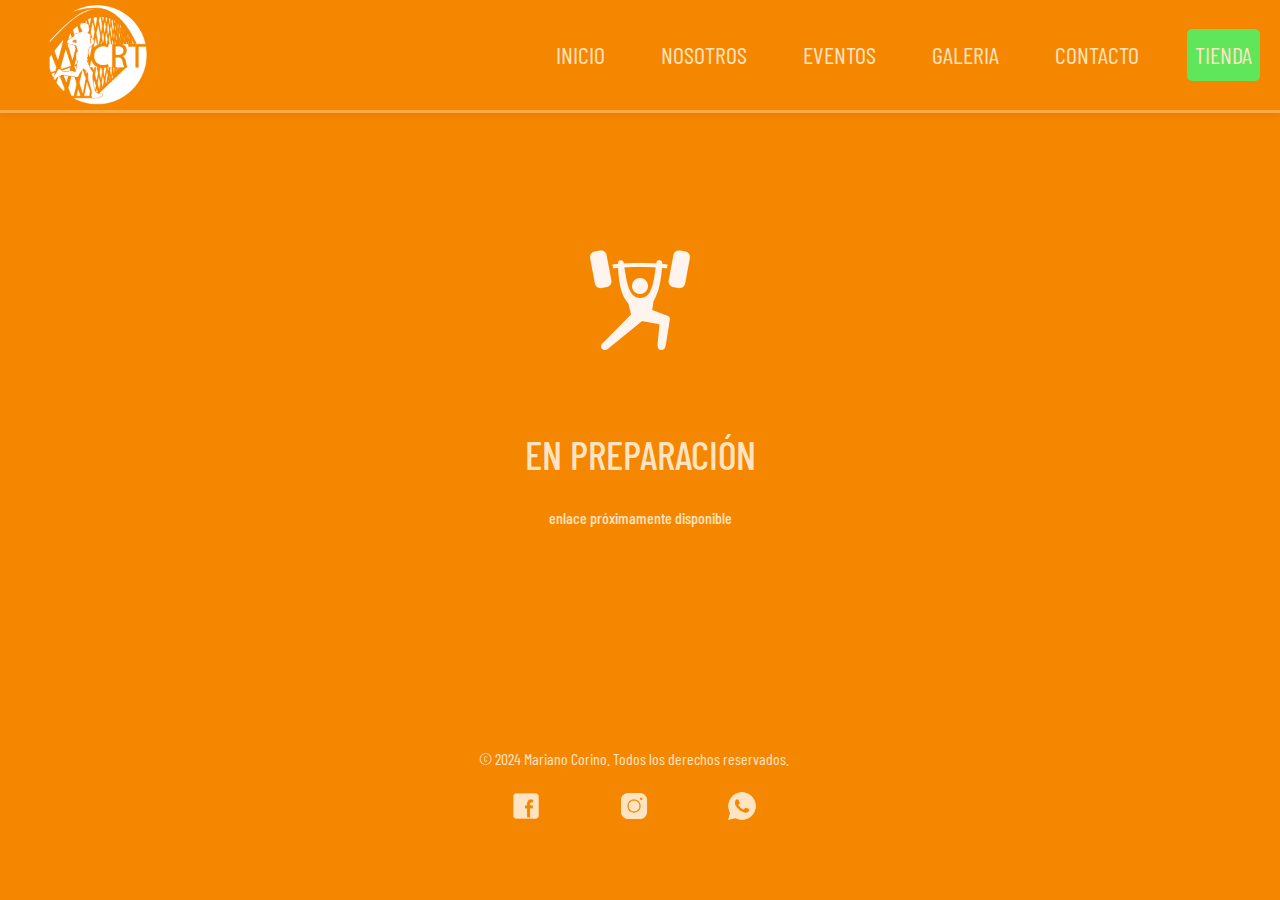
<file: page/prox.html>
<!DOCTYPE html>
<html lang="en">
<head>
    <meta charset="UTF-8">
    <meta http-equiv="X-UA-Compatible" content="IE=edge">
    <meta name="viewport" content="width=device-width, initial-scale=1.0">    
    <title>CRTeam</title>
    <!-- Favico -->
    <link rel="shortcut icon" href="../images/favico.ico" type="image/x-icon">
    <!-- Estilos -->
    <link rel="stylesheet" type="text/css" href="../css/style.css">
    <!-- Bootstrap Framework -->
    <link href="https://cdn.jsdelivr.net/npm/bootstrap@5.3.3/dist/css/bootstrap.min.css" rel="stylesheet" integrity="sha384-QWTKZyjpPEjISv5WaRU9OFeRpok6YctnYmDr5pNlyT2bRjXh0JMhjY6hW+ALEwIH" crossorigin="anonymous">   
    <!-- Fonts -->
    <link rel="preconnect" href="https://fonts.googleapis.com">
    <!-- Link de animaciones 'Animate.css' -->
    <link rel="stylesheet" href="https://cdnjs.cloudflare.com/ajax/libs/animate.css/4.1.1/animate.min.css"/>
    <link rel="preconnect" href="https://fonts.gstatic.com" crossorigin>
    <link href="https://fonts.googleapis.com/css2?family=Barlow+Condensed:ital,wght@0,100;0,200;0,300;0,400;0,500;0,600;0,700;0,800;0,900;1,100;1,200;1,300;1,400;1,500;1,600;1,700;1,800;1,900&display=swap" rel="stylesheet"> 
</head>

<body class="bg-body-customProx">

    <header>
        <!-- Navegador con logo -->    
        <nav class="navbar navbar-expand-lg fixed-top">
            <div class="container-fluid">
              <!-- Logo con link a Index -->  
              <div class="indexLogoLink animate__animated animate__bounceInLeft">
                <a href="../index.html">
                  <img src="../images/logoW2.png" alt="logoCRT">
                </a>
              </div>
              <button class="navbar-toggler" type="button" data-bs-toggle="collapse" data-bs-target="#navbarNav" aria-controls="navbarNav" aria-expanded="false" aria-label="Toggle navigation">
                <span class="navbar-toggler-icon"></span>
              </button>
              <div class="collapse navbar-collapse" id="navbarNav">
                <ul class="navbar-nav animate__animated animate__fadeInRight">
                  <li class="nav-item">
                    <a class="nav-link"  href="../index.html">INICIO</a>
                  </li>
                  <li class="nav-item">
                    <a class="nav-link" href="../page/nosotros.html">NOSOTROS</a>
                  </li>
                  <li class="nav-item">
                    <a class="nav-link" href="../page/eventos.html">EVENTOS</a>
                  </li>
                  <li class="nav-item">
                    <a class="nav-link" href="../page/galeria.html">GALERIA</a>
                  </li>
                  <li class="nav-item">
                    <a class="nav-link" href="../page/contacto.html">CONTACTO</a>
                  </li>              
                  <li class="nav-item">
                    <a class="nav-link navTienda" href="../page/tienda.html">TIENDA</a>
                  </li>  
                </ul>
              </div>
            </div>
          </nav>
    
    </header>


<main class="proxMain">
    <!-- Página de error o enlace en proceso -->
    <div class="proxImgCont">
        <img class="proxImg animate__animated animate__bounceInDown" src="../images/preparacion.png" alt="logoCRT">
    </div>
        <h1 class="proxH1 animate__animated animate__fadeIn">EN PREPARACIÓN</h1>

            <h2 class="proxH2 animate__animated animate__fadeIn">enlace próximamente disponible</h2>

</main>

<!-- Footer -->  
   <!-- Footer con logos de acceso a redes -->
   <footer class="containerFooter">

    <div class="contenedorFooterData row justify-content-center animate__animated animate__zoomIn">
  
      <div class="col-12 footerText">
        <p class="footerTextP">&copy; 2024 Mariano Corino. Todos los derechos reservados.</p>
      </div>
      <div class="col-12 col-md-1 col-lg-1 imgFooter text-center">
        <a href="https://www.facebook.com/profile.php?id=100063778803833&locale=es_LA" class="socialLink" target="_blank">
            <img src="../images/facebook.png" class="img-fluid logoSocialFooter" alt="facebook">
        </a>
      </div>
      <div class="col-12 col-md-1 col-lg-1 imgFooter text-center">
        <a href="https://www.instagram.com/coghlanrunning/" class="socialLink" target="_blank">
            <img src="../images/instagram.png" class="img-fluid logoSocialFooter" alt="instagram">
        </a>
      </div>
      <div class="col-12 col-md-1 col-lg-1 imgFooter text-center">
        <a href="../page/prox.html" class="socialLink">
            <img src="../images/whatsapp.png" class="img-fluid logoSocialFooter" alt="whatsapp">
        </a>
      </div>
  
    </div>
  
  </footer>

<!-- Script de Bootstrap -->
<script src="https://cdn.jsdelivr.net/npm/bootstrap@5.3.3/dist/js/bootstrap.bundle.min.js" integrity="sha384-YvpcrYf0tY3lHB60NNkmXc5s9fDVZLESaAA55NDzOxhy9GkcIdslK1eN7N6jIeHz" crossorigin="anonymous"></script>

</body>
</file>
<file: css/style.css>
@charset "UTF-8";
/* IMPORTS */
/* PALETA DE COLORES */
/* FUENTES */
/* SHADOW BOX */
/* Back up de colores; */
/* $colorBackground: #faebd7 */
/* Asigna Margin y Padding */
/* Asignar Height y Width */
/*Mixin de estilos de vértices radiales*/
/* ------------------------------- ESTILOS DEL HEADER ------------------------------- */
header nav .container-fluid {
  /* Ubicación y propiedades del NAV*/
  margin-top: -8px; /* Corrección de desfase*/
  background-color: #F58700;
  border-bottom: 3px solid #ffab45; /* Borde en la parte inferior */
  box-shadow: 0px 0px 10px rgba(2, 1, 1, 0.1);
}
header nav .container-fluid .indexLogoLink {
  width: 112px; /* Corrección de espaciado entre menú hambruguesa y logo*/
  /*Mixin de Margin y Padding*/
  margin: 0 0 0 30px;
  padding: 5px;
  /* Mixin- Margin y Padding */
}
header nav .container-fluid .indexLogoLink img {
  /* Propiedades de la img del logo*/
  width: 8%;
  min-width: 100px;
}
header nav .container-fluid button {
  /* Propiedades del menú Hamburguesa*/
  margin: 10px 25px 10px 0px;
  color: #ffe4c4;
  border: 2px solid rgba(255, 228, 196, 0.5);
}
header nav .container-fluid button span {
  /* Propiedades de la img dentro del menú Hamburguesa*/
  background-image: url("data:image/svg+xml,%3csvg viewBox='0 0 30 30' xmlns='http://www.w3.org/2000/svg'%3e%3cpath stroke='rgba(255, 255, 255, 0.5)' stroke-width='2' stroke-linecap='round' stroke-miterlimit='10' d='M4 7h22M4 15h22M4 23h22'/%3e%3c/svg%3e");
}
header nav .container-fluid div ul {
  /* Ubicación y propiedades de las UL del NAV*/
  list-style-type: none;
  font-family: "Barlow Condensed", sans-serif; /* Llamo a la fuente importada*/
  display: flex;
  text-align: center;
  position: fixed;
  right: 0;
  background-color: #F58700;
}
@media screen and (max-width: 991px) {
  header nav .container-fluid div {
    /* Cuando se habilita el menú hambur. se modifican los estilos de los links del nav*/
  }
  header nav .container-fluid div ul {
    width: 100%;
    box-shadow: 0px 3px 10px rgba(71, 54, 54, 0.3);
    border-top-left-radius: 0;
    border-top-right-radius: 0;
    border-bottom-right-radius: 10px;
    border-bottom-left-radius: 10px;
  }
  header nav .container-fluid div .nav-link.active, header nav .container-fluid div .nav-link.show {
    /* Propiedades del texto A del NAV que está ACTIVO*/
    background-color: #e97100;
    margin: 0px;
  }
}
header nav .container-fluid div li {
  /* Propiedades del botón de TIENDA*/
}
header nav .container-fluid div li .nav-link {
  /* Propiedades del texto A del NAV*/
  color: #ffe4c4;
  text-decoration: none;
  font-size: x-large;
  margin: 5px 20px;
}
header nav .container-fluid div li .nav-link:hover {
  /* Hover de links del NAV*/
  color: #3d1b12;
  transition: color 0.5s ease;
}
header nav .container-fluid div li .nav-link.active, header nav .container-fluid div li .nav-link.show {
  /* Propiedades del texto A del NAV que está ACTIVO*/
  text-decoration: overline;
  color: #f8bc72;
}
header nav .container-fluid div li .navTienda {
  background-color: rgb(96, 230, 91);
  border-top-left-radius: 5px;
  border-top-right-radius: 5px;
  border-bottom-right-radius: 5px;
  border-bottom-left-radius: 5px;
}
header nav .container-fluid div li .navTienda:hover {
  background-color: rgb(138, 247, 134);
  color: rgba(2, 1, 1, 0.3);
  transition: color 0.5s ease;
}
header nav .container-fluid div li .navTienda.active, header nav .container-fluid div li .navTienda.show {
  background-color: rgb(138, 247, 134);
  color: rgba(2, 1, 1, 0.3);
  text-decoration: none;
}

/* PALETA DE COLORES */
/* FUENTES */
/* SHADOW BOX */
/* Back up de colores; */
/* $colorBackground: #faebd7 */
/* ------------------------------- ESTILOS DEL FOOTER ------------------------------- */
footer {
  background-color: #F58700; /* Color de fondo */
  color: #ffe4c4; /* Color del texto */
  text-align: center;
}
footer .contenedorFooterData {
  /* Para corregir espacio en blanco del lado derecho */
  margin-right: 0px;
}
footer .contenedorFooterData .footerText .footerTextP {
  /* Estilos para el texto de copyright */
  margin: 20px;
  font-family: "Barlow Condensed", sans-serif;
}
footer .contenedorFooterData .imgFooter .socialLink .logoSocialFooter {
  /* Estilos para LOGOS de redes del footer */
  /*Mixin de Height y Width*/
  height: 30px;
  width: 30px;
  margin-bottom: 20px;
}
footer .contenedorFooterData .imgFooter .socialLink:hover {
  opacity: 0.6; /* Cambia la opacidad al hacer hover sobre LOGOS de redes*/
  transition: opacity 0.5s ease;
}

/* PALETA DE COLORES */
/* FUENTES */
/* SHADOW BOX */
/* Back up de colores; */
/* $colorBackground: #faebd7 */
/* Asigna Margin y Padding */
/* Asignar Height y Width */
/*Mixin de estilos de vértices radiales*/
/* ------------------------------- ESTILOS DE LA HTML NOSOTROS ------------------------------- */
main .profContainer {
  /* Propiedades del contenedor de las imagenes de la sección */
  margin: 20px 0px;
  background-color: #f5f5f5;
  box-shadow: 0px 0px 10px rgba(2, 1, 1, 0.1); /* Sombra en la parte inferior */
}
main .profContainer div {
  /* Espaciado y centrado de los contenedores */
  /*Mixin de Margin y Padding*/
  margin: 0;
  padding: 10px;
  /* Mixin- Margin y Padding */
  justify-content: center; /* Para centrar los elementos horizontalmente */
}
main .profContainer div .faceImg {
  /* Propiedades del contenedor de la img */
  position: relative; /* Para que el texto pueda ubicarse encima de la img */
  margin: 60px 30px;
  min-height: 300px;
  min-width: 300px;
}
main .profContainer div .faceImg .img-fluid {
  /* Para que el hover de la img se adapte a la forma redonda */
  border-radius: 50%;
}
main .profContainer div .faceImg .textImgEvento {
  transition: opacity 0.3s;
  /* Propiedades del contenedor del texto */
  text-shadow: 2px 2px 5px rgba(1, 1, 1, 0.5);
  font-family: "Barlow Condensed", sans-serif;
  visibility: visible;
  font-size: 130%;
  position: absolute;
  top: 45%;
  left: 30%;
  transform: translate(-50%, -50%);
  text-align: center;
  z-index: 1;
}
main .profContainer div .faceImg .textImgEvento .nameImg {
  line-height: 0.75; /* Ajusto el espaciado entre párrafos */
  font-weight: bolder;
  margin: 15px 0 3px 0;
  color: #f5f5f5;
}
main .profContainer div .faceImg .textImgEvento .descNameImg {
  letter-spacing: 1px; /* Ajusto el espaciado entre letras */
  line-height: 1; /* Ajusto el espaciado entre párrafos */
  font-style: italic;
  font-size: 80%;
  color: #f5f5f5;
  text-shadow: 2px 2px 5px rgb(1, 1, 1);
}
main .profContainer div .faceImg .textImgEvento span {
  display: block; /* Para generar saltos de línea en los textos */
}
main .profContainer div .img-fluid:hover + .textImgEvento {
  /* Cambia la opacidad de la img al hacer hover y aparece el texto encima*/
  opacity: 100%;
  transition: opacity 0.3s;
  /*Para que se muestre el texto al hacer hover en la img */
  visibility: visible;
}
main .profContainer div .textImgEvento:hover {
  opacity: 100%;
  /* Para que se mantenga visible al pasar por encima del texto de la img */
  visibility: visible;
}
main .h2Asociados {
  /*Mixin de Margin y Padding*/
  margin: 0;
  padding: 10px;
  /* Mixin- Margin y Padding */
  color: #3d1b12;
}
main .h2Asociados p {
  /*Mixin de Margin y Padding*/
  margin: 0;
  padding: 0;
  /* Mixin- Margin y Padding */
}
main .containerMarca {
  display: flex;
  justify-content: center;
  /* Propiedades del contenedor de marcas asociadas */
  background-image: url("../images/marcaBg.jpg");
  background-size: cover; /* Para cubrir todo el fondo */
  background-position: center 80%; /* Para centrar la imagen */
  background-repeat: no-repeat;
  /*Mixin de Margin y Padding*/
  margin: 0;
  padding: 0;
  /* Mixin- Margin y Padding */
}
main .containerMarca .marcaImg {
  display: none;
}
main .containerMarca .divAsociados {
  /* Medidas del contenedor del carousel */
  /*Mixin de Height y Width*/
  height: 200px;
  width: 80%;
  justify-content: center;
}
main .containerMarca .divAsociados #carouselAsociados {
  /* Medidas y centrado del contenedor del carousel */
  display: flex;
  height: 200px;
  text-align: center;
  justify-content: center;
}
main .containerMarca .divAsociados .carouselInnerAsociados {
  width: 80%; /* Para que los botones de cambio de img no queden muy pegados al borde de la pantalla */
}
main .containerMarca .divAsociados .carousel-item {
  width: 100%; /* Asegura que cada elemento del carousel tenga un ancho del 100% del contenedor */
}
main .containerMarca .divAsociados .carouselImgAsociados {
  justify-content: center; /* Centra horizontalmente */
  align-items: center; /* Centra verticalmente */
  max-width: 100%; /* Mantiene el tamaño máximo */
  max-height: 100%; /* Mantiene el tamaño máximo */
}
main .containerMarca .divAsociados .carouselImgAsociados .imgCarouselAsociados {
  object-fit: contain; /* Para que se adapte al tamaño del contenedor */
  max-width: 100%; /* Mantiene el tamaño máximo */
  max-height: 100%; /* Mantiene el tamaño máximo */
  height: 140px;
}

@media screen and (min-width: 770px) {
  main .containerMarca {
    /* Propiedades del contenedor de marcas asociadas */
    background-image: url("../images/marcaBg.jpg");
    background-size: cover; /* Para cubrir todo el fondo */
    background-position: center 80%; /* Para centrar la imagen */
    background-repeat: no-repeat;
    /*Mixin de Margin y Padding*/
    margin: 0;
    padding: 0;
    /* Mixin- Margin y Padding */
  }
  main .containerMarca div {
    /* Altura del contenedor */
    height: 200px;
  }
  main .containerMarca div .marcaImg {
    /* Hace visibles los logos horizontales */
    visibility: visible;
    position: relative;
    /* Centrado de los logos */
    display: flex;
    justify-content: center;
    align-items: center;
  }
  main .containerMarca div .logoImg {
    min-width: 30%;
    /* Ajuste de tamaño de los logos */
    width: 80%;
    opacity: 70%;
  }
  main .containerMarca div .logoImg:hover {
    /* Ajuste de tamaño de los logos */
    opacity: 100%;
    transition: opacity 0.3s;
  }
  main .divAsociados {
    /* Para que se oculte el carousel de marcas */
    display: none;
  }
}
/* PALETA DE COLORES */
/* FUENTES */
/* SHADOW BOX */
/* Back up de colores; */
/* $colorBackground: #faebd7 */
/* Asigna Margin y Padding */
/* Asignar Height y Width */
/*Mixin de estilos de vértices radiales*/
/* Extend de estilos de botones */
main .rowIndexEvent .textEventIndex div .buttonEnterateMas {
  background-color: #F58700;
  border: #F58700;
  border-radius: 5px; /* Corrige el radius del framework */
  border-top-right-radius: 15px; /* Asigno bordes solo a 2 vértices */
  border-bottom-left-radius: 15px;
}

main .rowIndexEvent .textEventIndex div .buttonEnterateMas:hover {
  opacity: 0.6;
  transition: opacity 0.5s ease;
}

main .rowIndexEvent .textEventIndex div .buttonEnterateMas:active {
  /* Transparenta y cambia color de borde y fuente */
  background-color: transparent;
  border: 1px solid #F58700;
  color: #F58700;
  box-shadow: 0px 2px 15px rgba(1, 1, 1, 0.5);
}

/* ------------------------------- ESTILOS DE LA HTML EVENTOS ------------------------------- */
main {
  /* -------------------------- SECCIÓN EVENTOS -----------------------*/
}
main .h1Eventos {
  margin-bottom: 0px; /* Corrección de valor del h1 */
}
main .containerEventos {
  background-image: url("../images/eventosBg.jpg"); /* IMG de fondo */
  background-size: cover; /* Para cubrir todo el fondo */
  background-position: center; /* Para centrar la imagen */
  background-repeat: no-repeat;
  padding: 10px;
  max-height: 900px; /* Altura máxima del contenedor */
  overflow-y: auto; /* Habilita el desplazamiento vertical si el contenido es mayor que la altura */
}
main .containerEventos .textEvent {
  /* Propiedades de los contenedores de eventos */
  background-color: #f5f5f5;
  box-shadow: 0px 2px 15px rgba(1, 1, 1, 0.5);
  text-align: center;
  font-family: "Barlow Condensed", sans-serif;
  font-weight: 500;
  /*Mixin de Margin y Padding*/
  margin: 20px 30px;
  padding: 20px 0 0 0;
  /* Mixin- Margin y Padding */
  border-top-left-radius: 50%;
  border-top-right-radius: 50%;
  border-bottom-right-radius: 30px;
  border-bottom-left-radius: 30px;
  /* Mixin- Asigna curvas a las aristas */
}
main .containerEventos .textEvent .spanEvent {
  /* Estilo de texto de la fecha del evento */
  font-weight: bold;
  display: block;
}
main .containerEventos .textEvent .buttonEnterateMas {
  border: none; /* Borro el border default de button del bootstrap */
  background-color: #F58700; /* Asigno color al button */
  border-top-left-radius: 0;
  border-top-right-radius: 0;
  border-bottom-right-radius: 23px;
  border-bottom-left-radius: 23px;
  /* Mixin- Asigna curvas a las aristas */
  /*Mixin de Height y Width*/
  height: 50px;
  width: 100%;
}
main .containerEventos .textEvent .buttonEnterateMas:hover {
  /* Hover del botón para más información */
  background-color: #e97100;
}
main .containerEventos .textEvent .buttonEnterateMas:active {
  /* Active del botón para más información */
  background-color: transparent;
  border: 1px solid #F58700;
  color: #F58700;
  box-shadow: 0px 2px 15px rgba(1, 1, 1, 0.5);
  transition: opacity 0s;
}

@media screen and (min-width: 600px) {
  .textEvent:hover {
    /* Contenedor de eventos al hacerle hover */
    opacity: 100%;
    transition: opacity 0.1s;
    box-shadow: 0px 3px 10px rgba(71, 54, 54, 0.3);
  }
}
/* PALETA DE COLORES */
/* FUENTES */
/* SHADOW BOX */
/* Back up de colores; */
/* $colorBackground: #faebd7 */
/* Asigna Margin y Padding */
/* Asignar Height y Width */
/*Mixin de estilos de vértices radiales*/
/* Extend de estilos de botones */
main .rowIndexEvent .textEventIndex div .buttonEnterateMas {
  background-color: #F58700;
  border: #F58700;
  border-radius: 5px; /* Corrige el radius del framework */
  border-top-right-radius: 15px; /* Asigno bordes solo a 2 vértices */
  border-bottom-left-radius: 15px;
}

main .rowIndexEvent .textEventIndex div .buttonEnterateMas:hover {
  opacity: 0.6;
  transition: opacity 0.5s ease;
}

main .rowIndexEvent .textEventIndex div .buttonEnterateMas:active {
  /* Transparenta y cambia color de borde y fuente */
  background-color: transparent;
  border: 1px solid #F58700;
  color: #F58700;
  box-shadow: 0px 2px 15px rgba(1, 1, 1, 0.5);
}

/* ------------------------------- ESTILOS DE LA HTML CONTACTO ------------------------------- */
.contactBg {
  background-image: url("../images/runBg.jpg"); /* Img de fondo de la sección */
  background-size: cover; /* Para cubrir todo el fondo */
  background-position: center; /* Para centrar la imagen */
  background-repeat: no-repeat; /* Para que no se repita la img */
}
.contactBg main {
  /* -------------------------- SECCIÓN CONTACTO -----------------------*/
}
.contactBg main .containerContacto .containerNosotros .containerInternoMapa {
  /* Para separar los contenedores entre si y de los bordes */
  margin: 15px 15px 60px 15px;
}
.contactBg main .containerContacto .containerNosotros .containerInternoMapa .mapDiv {
  /* Propiedades del fondo del contenedor del mapa */
  /*Mixin de Height y Width*/
  height: 340px;
  width: 100%;
  /*Mixin de Height y Width*/
  background-color: rgba(245, 245, 245, 0.6705882353);
  box-shadow: 0px 0px 10px rgba(2, 1, 1, 0.1);
  /* Propiedades del tamaño del mapa */
}
.contactBg main .containerContacto .containerNosotros .containerInternoMapa .mapDiv .map {
  /*Mixin de Height y Width*/
  height: 100%;
  width: 100%;
  /*Mixin de Height y Width*/
  /*Mixin de Margin y Padding*/
  margin: 0;
  padding: 15px 10px;
  /* Mixin- Margin y Padding */
}
.contactBg main .containerContacto .containerNosotros .containerInternoMapa .mapDiv:hover {
  background-color: #f5f5f5;
  transition: background-color 0.4s;
}
.contactBg main .containerContacto .containerNosotros .containerInternoMapa .datosDiv {
  /* Propiedades del contenedor de datos de contacto */
  background-color: rgba(245, 245, 245, 0.6705882353);
  /*Mixin de Height y Width*/
  height: 160px;
  width: 100%;
  /*Mixin de Height y Width*/
  /*Mixin de Margin y Padding*/
  margin: 10px 0 0 0;
  padding: 10px 0;
  /* Mixin- Margin y Padding */
  box-shadow: 0px 0px 10px rgba(2, 1, 1, 0.1);
}
.contactBg main .containerContacto .containerNosotros .containerInternoMapa .datosDiv p {
  /* Propiedades del contenedor de texto de datos de contacto */
  /*Mixin de Margin y Padding*/
  margin: 15px 0;
  padding: 5px;
  /* Mixin- Margin y Padding */
  color: #ffe4c4;
  background-color: #e97100;
}
.contactBg main .containerContacto .containerNosotros .containerInternoMapa .datosDiv p img {
  /* Propiedades del icono del texto de datos de contacto */
  height: 25px;
  margin: 5px;
}
.contactBg main .containerContacto .containerNosotros .containerInternoMapa .datosDiv:hover {
  background-color: #f5f5f5;
  transition: background-color 0.4s;
}
.contactBg main .containerContacto .containerNosotros .containerInternoMapa p:hover {
  background-color: #F58700;
  transition: background-color 0.3s;
}
.contactBg main .containerContacto .containerNosotros .containerInternoMapa p:hover img {
  animation: 1s;
}
.contactBg main .containerContacto .containerNosotros .containerForm2 {
  /* Espaciado entre contenedores */
  margin: 15px;
}
.contactBg main .containerContacto .containerNosotros .containerForm2 .formDiv {
  /* Propiedades del contenedor del form */
  height: 510px;
  box-shadow: 0px 0px 10px rgba(2, 1, 1, 0.1);
  background-color: rgba(245, 245, 245, 0.6705882353);
  /*Mixin de Margin y Padding*/
  margin: 0;
  padding: 15px;
  /* Mixin- Margin y Padding */
}
.contactBg main .containerContacto .containerNosotros .containerForm2 .formDiv h2 {
  /* Corrección de valores del h2 */
  color: #ffe4c4;
  background-color: #e97100;
  margin-bottom: 20px;
  border-radius: 10px;
}
.contactBg main .containerContacto .containerNosotros .containerForm2 .formDiv .formNosotros {
  /* Asigno estilos a los input */
}
.contactBg main .containerContacto .containerNosotros .containerForm2 .formDiv .formNosotros .containerInputNombre {
  /* Corrección de valores heredados del framework */
  padding-left: 0;
}
.contactBg main .containerContacto .containerNosotros .containerForm2 .formDiv .formNosotros .containerInputEmail {
  /* Corrección de valores heredados del framework */
  padding-right: 0;
}
.contactBg main .containerContacto .containerNosotros .containerForm2 .formDiv .formNosotros .inputNosotros {
  /* Opacidad del contenedor del form */
  opacity: 60%;
  transition: opacity 0.3s;
}
.contactBg main .containerContacto .containerNosotros .containerForm2 .formDiv .formNosotros .inputNosotros:hover {
  /* Hover de los input */
  opacity: 100%;
  box-shadow: 0px 3px 10px rgba(71, 54, 54, 0.3);
}
.contactBg main .containerContacto .containerNosotros .containerForm2 .formDiv .formNosotros .inputNosotros:focus {
  /* Cuando está posicioinado sobre el input */
  opacity: 100%;
  box-shadow: 0px 3px 10px rgba(71, 54, 54, 0.3);
  border: 2px solid #ffab45;
}
.contactBg main .containerContacto .containerNosotros .containerForm2 .formDiv .formNosotros .inputNosotros:active {
  /* Corrección de valores heredados del framework */
  opacity: 100%;
  box-shadow: 0px 3px 10px rgba(71, 54, 54, 0.3);
  border: 2px solid #F58700;
}
.contactBg main .containerContacto .containerNosotros .containerForm2 .formDiv .formNosotros .textareaNosotros {
  /* Para que el text area del form no sea ajustable */
  resize: none;
  height: 190px;
}
.contactBg main .containerContacto .containerNosotros .containerForm2 .formDiv .formNosotros .buttonContainerNosotros {
  /* Propiedades de los botones */
}
.contactBg main .containerContacto .containerNosotros .containerForm2 .formDiv .formNosotros .buttonContainerNosotros .buttonContactoS, .contactBg main .containerContacto .containerNosotros .containerForm2 .formDiv .formNosotros .buttonContainerNosotros .buttonContactoR {
  display: inline;
  background-color: #F58700;
  border: #F58700;
  border-top-left-radius: 5px;
  border-top-right-radius: 15px;
  border-bottom-right-radius: 5px;
  border-bottom-left-radius: 15px;
  /*Mixin de estilos de vértices radiales*/
}
.contactBg main .containerContacto .containerNosotros .containerForm2 .formDiv .formNosotros .buttonContainerNosotros .buttonContactoS:hover, .contactBg main .containerContacto .containerNosotros .containerForm2 .formDiv .formNosotros .buttonContainerNosotros .buttonContactoR:hover {
  opacity: 0.6;
  transition: opacity 0.5s ease;
}
.contactBg main .containerContacto .containerNosotros .containerForm2 .formDiv .formNosotros .buttonContainerNosotros .buttonContactoS:active, .contactBg main .containerContacto .containerNosotros .containerForm2 .formDiv .formNosotros .buttonContainerNosotros .buttonContactoR:active {
  border: 2px solid #e97100;
  color: #e97100;
  background-color: transparent;
  box-shadow: 0px 2px 15px rgba(1, 1, 1, 0.5);
  font-weight: 500;
}
.contactBg main .containerContacto .containerNosotros .containerForm2 .formDiv:hover {
  background-color: #f5f5f5;
  transition: background-color 0.3s;
}

/* PALETA DE COLORES */
/* FUENTES */
/* SHADOW BOX */
/* Back up de colores; */
/* $colorBackground: #faebd7 */
/* Asigna Margin y Padding */
/* Asignar Height y Width */
/*Mixin de estilos de vértices radiales*/
/* Extend de estilos de botones */
main .rowIndexEvent .textEventIndex div .buttonEnterateMas {
  background-color: #F58700;
  border: #F58700;
  border-radius: 5px; /* Corrige el radius del framework */
  border-top-right-radius: 15px; /* Asigno bordes solo a 2 vértices */
  border-bottom-left-radius: 15px;
}

main .rowIndexEvent .textEventIndex div .buttonEnterateMas:hover {
  opacity: 0.6;
  transition: opacity 0.5s ease;
}

main .rowIndexEvent .textEventIndex div .buttonEnterateMas:active {
  /* Transparenta y cambia color de borde y fuente */
  background-color: transparent;
  border: 1px solid #F58700;
  color: #F58700;
  box-shadow: 0px 2px 15px rgba(1, 1, 1, 0.5);
}

/* ------------------------------- ESTILOS DE LA HTML GALERÍA ------------------------------- */
main {
  /*Propiedades de contenedores para pantallas cel*/
}
main .containerGaleria {
  /*Propiedades de los contenedores de galerías*/
  background-color: transparent;
  height: auto;
  width: 100%;
}
main .containerGaleria h2 {
  margin: 50px 0 20px 0;
  /*Propiedades del contenedor del h2 de las galerías*/
  background-color: #e97100;
  box-shadow: 0px 0px 10px rgba(2, 1, 1, 0.1);
}
main .containerGaleria h2 img {
  /* Medidas del logo de las galerías*/
  height: 70px;
  margin: 10px;
}
main .containerGaleria h2 .h2TitleGaleria {
  /* Propiedades del título del h2 del contenedor de imágenes*/
  box-shadow: 0px 0px 10px rgba(2, 1, 1, 0.1);
  font-size: medium;
  background-color: #F58700;
}
main .containerGaleria .visibleGaleriaPodios, main .containerGaleria .visibleGaleriaRunning, main .containerGaleria .visibleGaleriaTravel {
  /*Para separar el carrousel del contenedor*/
  padding: 10px;
}
main .containerGaleria .containerGaleriaPodios, main .containerGaleria .containerGaleriaRunning, main .containerGaleria .containerGaleriaTravel {
  /*Para que no se vean el resto de la imagenes ademas del carrousel*/
  display: none;
}

/*Media query para pantallas tablet */
@media screen and (min-width: 600px) {
  main .containerGaleria {
    /*Tamaño del contenedor de img */
    height: 1050px;
  }
  main .containerGaleria .visibleGaleriaPodios, main .containerGaleria .visibleGaleriaRunning, main .containerGaleria .visibleGaleriaTravel {
    /*Invisibiliza el carousel */
    display: none;
  }
  main .containerGaleria .containerGaleriaPodios, main .containerGaleria .containerGaleriaRunning, main .containerGaleria .containerGaleriaTravel {
    /* Propiedades de las img */
    display: grid;
    height: 50vh;
    grid-template-columns: repeat 2, 50%;
    grid-template-rows: 30% 50% 30% 40% 40%;
    /* Distribución de las img */
  }
  main .containerGaleria .containerGaleriaPodios .imgPodios1, main .containerGaleria .containerGaleriaRunning .imgPodios1, main .containerGaleria .containerGaleriaTravel .imgPodios1 {
    grid-row: span 1;
    grid-column: 1;
  }
  main .containerGaleria .containerGaleriaPodios .imgPodios2, main .containerGaleria .containerGaleriaRunning .imgPodios2, main .containerGaleria .containerGaleriaTravel .imgPodios2 {
    grid-column: span 2;
    grid-row: span 2;
  }
  main .containerGaleria .containerGaleriaPodios .imgPodios3, main .containerGaleria .containerGaleriaRunning .imgPodios3, main .containerGaleria .containerGaleriaTravel .imgPodios3 {
    grid-column: 1;
  }
  main .containerGaleria .containerGaleriaPodios .imgPodios4, main .containerGaleria .containerGaleriaRunning .imgPodios4, main .containerGaleria .containerGaleriaTravel .imgPodios4 {
    grid-column: span 2;
    grid-row: span 2;
  }
  main .containerGaleria .containerGaleriaPodios .imgPodios7, main .containerGaleria .containerGaleriaRunning .imgPodios7, main .containerGaleria .containerGaleriaTravel .imgPodios7 {
    grid-column: span 3;
  }
  main .containerGaleria .containerGaleriaPodios img, main .containerGaleria .containerGaleriaRunning img, main .containerGaleria .containerGaleriaTravel img {
    opacity: 90%;
    /*Mixin de Height y Width*/
    height: 100%;
    width: 100%;
    object-fit: cover;
    padding: 10px;
    transition: transform 0.3s ease;
  }
  main .containerGaleria .containerGaleriaPodios img:hover, main .containerGaleria .containerGaleriaRunning img:hover, main .containerGaleria .containerGaleriaTravel img:hover {
    /* Efectos de hover sobre las img */
    transform: scale(1.03); /* Escala la imagen ligeramente al pasar el mouse sobre ella */
    opacity: 100%;
    transition: opacity 0.2s;
  }
}
/*Media query para pantallas desktop */
@media screen and (min-width: 1024px) {
  main .containerGaleria {
    /*Tamaño del contenedor de img */
    height: 850px;
  }
  main .containerGaleria .visibleGaleriaPodios, main .containerGaleria .visibleGaleriaRunning, main .containerGaleria .visibleGaleriaTravel {
    /*Invisibiliza el carousel */
    display: none;
  }
  main .containerGaleria .containerGaleriaPodios, main .containerGaleria .containerGaleriaRunning, main .containerGaleria .containerGaleriaTravel {
    display: grid;
    height: 50vh;
    grid-template-columns: repeat 3, 25%;
    grid-template-rows: 40% 60% 50%;
    /* Distribución de las img */
  }
  main .containerGaleria .containerGaleriaPodios .imgPodios1, main .containerGaleria .containerGaleriaRunning .imgPodios1, main .containerGaleria .containerGaleriaTravel .imgPodios1 {
    grid-row: span 1;
    grid-column: 1;
  }
  main .containerGaleria .containerGaleriaPodios .imgPodios2, main .containerGaleria .containerGaleriaRunning .imgPodios2, main .containerGaleria .containerGaleriaTravel .imgPodios2 {
    grid-column: 2;
    grid-row: span 2;
  }
  main .containerGaleria .containerGaleriaPodios .imgPodios3, main .containerGaleria .containerGaleriaRunning .imgPodios3, main .containerGaleria .containerGaleriaTravel .imgPodios3 {
    grid-column: 3;
  }
  main .containerGaleria .containerGaleriaPodios .imgPodios4, main .containerGaleria .containerGaleriaRunning .imgPodios4, main .containerGaleria .containerGaleriaTravel .imgPodios4 {
    grid-column: 3;
    grid-row: 3;
  }
  main .containerGaleria .containerGaleriaPodios .imgPodios7, main .containerGaleria .containerGaleriaRunning .imgPodios7, main .containerGaleria .containerGaleriaTravel .imgPodios7 {
    grid-column: span 2;
  }
}
/* ------------------------------- ESTILOS DE LA HTML PRÓXIMA WEB ------------------------------- */
.bg-body-customProx {
  /* Cambia el color del Body */
  background-color: #F58700;
}

.proxMain .proxImgCont {
  /* Para centrar la imágen */
  display: flex;
  justify-content: center;
}
.proxMain .proxImgCont .proxImg {
  margin: 80px; /* Espaciado de la imagen */
}
.proxMain .proxH1 {
  background-color: transparent; /* Estilos del h1 */
}
.proxMain .proxH2 {
  /* Estilos del h2 */
  background-color: transparent;
  font-size: medium;
  margin-bottom: 200px;
}

/* PALETA DE COLORES */
/* FUENTES */
/* SHADOW BOX */
/* Back up de colores; */
/* $colorBackground: #faebd7 */
/* Asigna Margin y Padding */
/* Asignar Height y Width */
/*Mixin de estilos de vértices radiales*/
/* Extend de estilos de botones */
main .rowIndexEvent .textEventIndex div .buttonEnterateMas {
  background-color: #F58700;
  border: #F58700;
  border-radius: 5px; /* Corrige el radius del framework */
  border-top-right-radius: 15px; /* Asigno bordes solo a 2 vértices */
  border-bottom-left-radius: 15px;
}

main .rowIndexEvent .textEventIndex div .buttonEnterateMas:hover {
  opacity: 0.6;
  transition: opacity 0.5s ease;
}

main .rowIndexEvent .textEventIndex div .buttonEnterateMas:active {
  /* Transparenta y cambia color de borde y fuente */
  background-color: transparent;
  border: 1px solid #F58700;
  color: #F58700;
  box-shadow: 0px 2px 15px rgba(1, 1, 1, 0.5);
}

body, html {
  margin: 0;
  padding: 0;
  width: 100%;
  height: 100%;
  justify-content: center;
}

.spinner {
  display: flex;
  justify-content: center;
  align-items: center;
  text-align: center;
  position: absolute;
  top: 50%;
  left: 50%;
  transform: translate(-50%, -50%);
}
.spinner .spinnerImg {
  width: 38px;
}
.spinner .spinnerText {
  color: #F58700;
  font-family: "Barlow Condensed", sans-serif;
  margin: 0;
  padding: 0;
}

@keyframes spin {
  0% {
    transform: rotate(0deg);
  }
  100% {
    transform: rotate(360deg);
  }
}
#contenido {
  display: none;
}

.aside {
  position: fixed;
  top: 100px;
  width: 12%;
  height: 100%;
  background: linear-gradient(to left, #F58700, #e97100);
  padding: 7% 0;
  overflow-y: auto;
  z-index: 100;
}
.aside .asideBox {
  display: flex;
  flex-direction: column;
  align-items: center;
}
.aside .asideBox .asideBoxIcon {
  margin-bottom: 10px;
  padding: 25% 0;
}
.aside .asideBox .asideBoxIcon .iconAsideBox {
  display: block;
  text-align: center;
}
.aside .asideBox .asideBoxIcon .iconAsideBox .iconImgAsideBox {
  width: 50%;
  height: 50%;
}
.aside .asideBox .asideBoxIcon .iconAsideBox .iconImgAsideBox:hover {
  opacity: 0.6;
  transition: opacity 0.3s ease;
}

.mainTienda {
  padding: 0 2% 0 14%;
  margin-top: 25%;
}
.mainTienda .carritoDatosComprados {
  background-color: #e97100;
  border-top-left-radius: 8px;
  border-top-right-radius: 8px;
  border-bottom-right-radius: 8px;
  border-bottom-left-radius: 8px;
  margin-bottom: 20px;
}
.mainTienda .carritoDatosComprados .carritoProductosComprados, .mainTienda .carritoDatosComprados .carritoCantidadComprados, .mainTienda .carritoDatosComprados .carritoMembresiaComprados {
  /* Propiedades del título del h2 del contenedor de imágenes*/
  font-size: medium;
  height: auto;
  width: 180px;
  border-top-left-radius: 0;
  border-top-right-radius: 8px;
  border-bottom-right-radius: 8px;
  border-bottom-left-radius: 0;
  margin: 0;
}
.mainTienda .carritoDatosComprados .carritoProductosComprados p, .mainTienda .carritoDatosComprados .carritoCantidadComprados p, .mainTienda .carritoDatosComprados .carritoMembresiaComprados p {
  margin: 0;
}
.mainTienda .carritoDatosComprados .carritoTotalComprados {
  font-size: medium;
  height: auto;
  width: auto;
  background-color: rgb(96, 230, 91);
  border-top-left-radius: 8px;
  border-top-right-radius: 8px;
  border-bottom-right-radius: 8px;
  border-bottom-left-radius: 8px;
  margin: 0;
}
.mainTienda .carritoDatosComprados .carritoTotalComprados p {
  font-size: xx-large;
  margin: 0;
}
.mainTienda .carritoDatosComprados .contenedorPrueba {
  align-items: center;
  display: flex;
  font-size: small;
  flex-wrap: wrap-reverse;
}
.mainTienda .carritoDatosComprados .contenedorPrueba .descCarritoProductosComprados,
.mainTienda .carritoDatosComprados .contenedorPrueba .descCarritoCantidadComprados,
.mainTienda .carritoDatosComprados .contenedorPrueba .descCarritoMembresiaComprados {
  background: linear-gradient(to right, #e97100, #F58700, #e97100);
  margin: 3px;
  font-weight: 400;
}
.mainTienda .carritoDatosComprados .contenedorPrueba .carritoProductosComprados,
.mainTienda .carritoDatosComprados .contenedorPrueba .carritoCantidadComprados,
.mainTienda .carritoDatosComprados .contenedorPrueba .carritoMembresiaComprados {
  background: linear-gradient(to right, #e97100, #F58700);
  margin: 3px;
  border-top-left-radius: 0;
  border-top-right-radius: 8px;
  border-bottom-right-radius: 8px;
  border-bottom-left-radius: 0;
  padding: 3px;
}
.mainTienda .carritoDatosComprados .contenedorPrueba .carritoProductosComprados p,
.mainTienda .carritoDatosComprados .contenedorPrueba .carritoCantidadComprados p,
.mainTienda .carritoDatosComprados .contenedorPrueba .carritoMembresiaComprados p {
  margin: 1px;
  font-size: medium;
}
.mainTienda .carritoDatosComprados .contenedorPrueba .carritoTotalContainer {
  display: flex;
  flex-wrap: wrap;
  flex-direction: column;
  align-items: center; /* Centra horizontalmente los elementos */
  text-align: center; /* Alinea el texto al centro */
  width: 60%;
  background: linear-gradient(to right, #e97100, #F58700, #e97100);
}
.mainTienda .carritoDatosComprados .contenedorPrueba .carritoTotalContainer .descCarritoTotalComprados {
  font-size: x-large;
  color: #ffe4c4;
  margin: 0;
  padding: 8px;
}
.mainTienda .carritoDatosComprados .contenedorPrueba .carritoTotalContainer .carritoTotalComprados {
  padding: 8px;
  font-size: x-large;
  color: rgba(2, 1, 1, 0.411);
}
.mainTienda .carritoDatosComprados .contenedorPrueba .carritoTotalContainer .botonesAbonarVaciarContainer {
  display: flex;
  font-size: small;
  margin: 4px;
}
.mainTienda .carritoDatosComprados .contenedorPrueba .carritoTotalContainer .botonesAbonarVaciarContainer .abonarCarritoContainer, .mainTienda .carritoDatosComprados .contenedorPrueba .carritoTotalContainer .botonesAbonarVaciarContainer .abrirCarritoBtn, .mainTienda .carritoDatosComprados .contenedorPrueba .carritoTotalContainer .botonesAbonarVaciarContainer .confirmarBoton {
  color: #ffe4c4;
  border: none;
  display: flex;
  flex-direction: column;
  justify-content: center;
  align-items: center;
  background-color: rgb(96, 230, 91);
  border-top-left-radius: 8px;
  border-top-right-radius: 0;
  border-bottom-right-radius: 0;
  border-bottom-left-radius: 8px;
  width: 100%;
  height: 50px;
  padding: 10;
}
.mainTienda .carritoDatosComprados .contenedorPrueba .carritoTotalContainer .botonesAbonarVaciarContainer .abonarCarritoContainer .iconBotonAbonar, .mainTienda .carritoDatosComprados .contenedorPrueba .carritoTotalContainer .botonesAbonarVaciarContainer .abrirCarritoBtn .iconBotonAbonar, .mainTienda .carritoDatosComprados .contenedorPrueba .carritoTotalContainer .botonesAbonarVaciarContainer .confirmarBoton .iconBotonAbonar {
  width: 50%;
  height: auto;
  margin: 0;
  padding: 0;
}
.mainTienda .carritoDatosComprados .contenedorPrueba .carritoTotalContainer .botonesAbonarVaciarContainer .abonarCarritoContainer .textAbonar, .mainTienda .carritoDatosComprados .contenedorPrueba .carritoTotalContainer .botonesAbonarVaciarContainer .abrirCarritoBtn .textAbonar, .mainTienda .carritoDatosComprados .contenedorPrueba .carritoTotalContainer .botonesAbonarVaciarContainer .confirmarBoton .textAbonar {
  margin: 0;
  padding: 0;
}
.mainTienda .carritoDatosComprados .contenedorPrueba .carritoTotalContainer .botonesAbonarVaciarContainer .abrirCarritoBtn:hover {
  background-color: rgb(138, 247, 134);
  transition: background-color 0.5s ease;
  color: rgba(2, 1, 1, 0.384);
  transition: color 0.2s ease;
  box-shadow: 0px 2px 15px rgba(1, 1, 1, 0.5);
  cursor: pointer;
}
.mainTienda .carritoDatosComprados .contenedorPrueba .carritoTotalContainer .botonesAbonarVaciarContainer .vaciarCarritoContainer, .mainTienda .carritoDatosComprados .contenedorPrueba .carritoTotalContainer .botonesAbonarVaciarContainer .vaciarCarritoBtn {
  color: #ffe4c4;
  border: none;
  display: flex;
  flex-direction: column;
  justify-content: center;
  align-items: center;
  background-color: rgb(230, 91, 91);
  border-top-left-radius: 0;
  border-top-right-radius: 8px;
  border-bottom-right-radius: 8px;
  border-bottom-left-radius: 0;
  width: 100%;
  height: 50px;
}
.mainTienda .carritoDatosComprados .contenedorPrueba .carritoTotalContainer .botonesAbonarVaciarContainer .vaciarCarritoContainer .iconBotonVaciar, .mainTienda .carritoDatosComprados .contenedorPrueba .carritoTotalContainer .botonesAbonarVaciarContainer .vaciarCarritoBtn .iconBotonVaciar {
  width: 50%;
  height: auto;
  margin: 0;
  padding: 0;
}
.mainTienda .carritoDatosComprados .contenedorPrueba .carritoTotalContainer .botonesAbonarVaciarContainer .vaciarCarritoContainer .textQuitar, .mainTienda .carritoDatosComprados .contenedorPrueba .carritoTotalContainer .botonesAbonarVaciarContainer .vaciarCarritoBtn .textQuitar {
  margin: 0;
  padding: 0;
}
.mainTienda .carritoDatosComprados .contenedorPrueba .carritoTotalContainer .botonesAbonarVaciarContainer .pagarCarritoBtn:hover {
  background-color: rgb(138, 247, 134);
  transition: background-color 0.5s ease;
  color: rgba(2, 1, 1, 0.384);
  transition: color 0.2s ease;
  box-shadow: 0px 2px 15px rgba(1, 1, 1, 0.5);
  cursor: pointer;
}
.mainTienda .carritoDatosComprados .contenedorPrueba .carritoTotalContainer .botonesAbonarVaciarContainer .vaciarCarritoBtn:hover {
  background-color: rgb(252, 162, 162);
  transition: background-color 0.5s ease;
  color: rgba(2, 1, 1, 0.384);
  transition: color 0.2s ease;
  box-shadow: 0px 2px 15px rgba(1, 1, 1, 0.5);
  cursor: pointer;
}
.mainTienda .seccionTopCarritoContainer {
  display: flex;
  justify-content: center;
  text-align: right;
}
.mainTienda .seccionTopCarritoContainer .seccionTopCarrito {
  color: #e97100;
}
.mainTienda .seccionTopCarritoContainer .seccionTopCarrito .productosComprados {
  border: 1px solid #e97100;
  border-bottom: 0px;
}
.mainTienda .seccionTopCarritoContainer .seccionTopCarrito .cantidadComprados {
  border: 1px solid #e97100;
  border-bottom: 0px;
}
.mainTienda .seccionTopCarritoContainer .seccionTopCarrito .contenedorTotalCompra {
  border: 1px solid #e97100;
  font-weight: 600;
  background-color: #e97100;
  color: #f5f5f5;
}
.mainTienda .seccionTopCarritoContainer .seccionTopCarrito .iconCarroSeccionTopCarrito {
  display: flex;
  width: 20%;
}
.mainTienda .h2Membresias, .mainTienda .h2Indumentaria, .mainTienda .h2Articulos, .mainTienda .h2Modal {
  margin: 20px 0 0 0;
  /*Propiedades del contenedor del h2 de las galerías*/
  background: linear-gradient(to right, #e97100, #F58700, #e97100);
  box-shadow: 0px 0px 10px rgba(2, 1, 1, 0.1);
  border-top-left-radius: 8px;
  border-top-right-radius: 8px;
  border-bottom-right-radius: 8px;
  border-bottom-left-radius: 8px;
  width: 100%;
  scroll-margin-top: 140px; /* Ajusta este valor según la altura de tu header */
}
.mainTienda .h2Membresias img, .mainTienda .h2Indumentaria img, .mainTienda .h2Articulos img, .mainTienda .h2Modal img {
  height: 40px;
  margin: 3px;
}
.mainTienda .h2Membresias .tiendaIconH2, .mainTienda .h2Indumentaria .tiendaIconH2, .mainTienda .h2Articulos .tiendaIconH2, .mainTienda .h2Modal .tiendaIconH2 {
  /* Propiedades del título del h2 del contenedor de imágenes*/
  box-shadow: 0px 0px 10px rgba(2, 1, 1, 0.1);
  font-size: medium;
  background-color: #F58700;
  border-top-left-radius: 0;
  border-top-right-radius: 0;
  border-bottom-right-radius: 8px;
  border-bottom-left-radius: 8px;
  margin: 0;
}
.mainTienda .h1Tienda {
  margin: 0;
  padding: 0;
}
.mainTienda #productosMembresias {
  display: flex;
  justify-content: center;
  flex-wrap: wrap;
  width: 100%;
  margin: 0; /* Centra el contenedor */
}
.mainTienda #productosMembresias .idTiendaContainer {
  width: auto;
  height: auto;
  background-color: #f5f5f5;
  padding: 10px;
  display: flex;
  flex-wrap: wrap;
}
.mainTienda #productosMembresias .idTiendaContainer .idItemContainer {
  max-width: 200px;
  margin: 0;
  border-top-left-radius: 0;
  border-top-right-radius: 0;
  border-bottom-right-radius: 10px;
  border-bottom-left-radius: 15px;
  background-color: #f5f5f5;
  box-shadow: 0px 0px 10px rgba(2, 1, 1, 0.1);
}
.mainTienda #productosMembresias .idTiendaContainer .idTextContainer .idItemImgName {
  color: #e97100;
  border-bottom: 2px solid rgba(128, 128, 128, 0.062);
  font-weight: 500;
  font-size: small;
  margin: 0;
}
.mainTienda #productosMembresias .idTiendaContainer .idTextContainer .idItemImgName p {
  margin: 0;
  padding: 8px;
}
.mainTienda #productosMembresias .idTiendaContainer .idTextContainer .idItemImgPrecio {
  color: #f5f5f5;
  background-color: rgb(96, 230, 91);
  font-weight: bold;
  font-size: large;
  margin-bottom: 8px;
}
.mainTienda #productosMembresias .idTiendaContainer .idTextContainer .idItemImgPrecio p {
  color: rgba(2, 1, 1, 0.3);
  margin: 0;
}
.mainTienda #productosMembresias .idTiendaContainer .idTextContainer .idItemImgTextDesc {
  color: #e97100;
  margin: 0;
  padding: 8px 0;
  font-size: 10px;
}
.mainTienda #productosMembresias .idTiendaContainer .idTextContainer .mesesContenedorTienda {
  display: flex;
  justify-content: center;
}
.mainTienda #productosMembresias .idTiendaContainer .idTextContainer .mesesContenedorTienda .inputMeses {
  display: none;
}
.mainTienda #productosMembresias .idTiendaContainer .idTextContainer .mesesContenedorTienda .labelInputMeses {
  width: 30px;
  height: 30px;
  text-align: center;
  border-radius: 50%;
  border: 2px solid #e97100;
  color: rgba(0, 0, 0, 0);
  font-weight: bold;
  margin: 0 16px;
  cursor: pointer;
}
.mainTienda #productosMembresias .idTiendaContainer .idTextContainer .mesesContenedorTienda .inputMeses:checked + .labelInputMeses {
  background-color: #e97100;
  color: #fff;
  box-shadow: 0px 3px 10px rgba(71, 54, 54, 0.3);
}
.mainTienda #productosMembresias .idTiendaContainer .contenedorBotonesTienda {
  display: flex;
  align-items: center;
}
.mainTienda #productosMembresias .idTiendaContainer .contenedorBotonesTienda .botonComprar {
  border: none;
  background-color: rgb(96, 230, 91);
  width: 80%;
  height: 40px;
  margin: 0;
  align-items: center;
  display: flex;
  cursor: pointer;
  border-top-left-radius: 0;
  border-top-right-radius: 0;
  border-bottom-right-radius: 0;
  border-bottom-left-radius: 10px;
  color: #f5f5f5;
  font-weight: bolder;
}
.mainTienda #productosMembresias .idTiendaContainer .contenedorBotonesTienda .botonComprar .textBotonComprar, .mainTienda #productosMembresias .idTiendaContainer .contenedorBotonesTienda .botonComprar .textBotonBorrar {
  width: 100%;
  margin: 0;
  color: #ffe4c4;
  font-weight: bolder;
}
.mainTienda #productosMembresias .idTiendaContainer .contenedorBotonesTienda .botonBorrarItem {
  border: none;
  display: flex;
  right: 0; /* Ajusta el botón al extremo derecho */
  background-color: rgb(230, 91, 91);
  height: 40px;
  width: 20%;
  justify-content: center;
  border-top-left-radius: 0;
  border-top-right-radius: 0;
  border-bottom-right-radius: 10px;
  border-bottom-left-radius: 0;
}
.mainTienda #productosMembresias .idTiendaContainer .contenedorBotonesTienda .botonBorrarItem .botonQuitarId {
  cursor: pointer;
  border: none;
  width: 100%;
  height: 100%;
  background-color: rgba(128, 128, 128, 0);
}
.mainTienda #productosMembresias .idTiendaContainer .contenedorBotonesTienda .botonBorrarItem .tachoTienda {
  width: auto;
  height: 100%;
}
.mainTienda #productosMembresias .idTiendaContainer .botonComprar:hover {
  background-color: rgb(138, 247, 134);
  transition: background-color 0.3s ease;
  color: rgba(2, 1, 1, 0.3);
  transition: color 0.3s ease;
}
.mainTienda #productosMembresias .idTiendaContainer .botonBorrarItem:hover {
  background-color: rgb(252, 162, 162);
  transition: background-color 0.3s ease;
}
.mainTienda #productosMembresias .idItemContainer:hover {
  box-shadow: 0px 3px 10px rgba(71, 54, 54, 0.3);
}
.mainTienda #productosIndumentaria {
  display: flex;
  justify-content: center;
  flex-wrap: wrap;
  width: 100%;
  margin: 0; /* Centra el contenedor */
}
.mainTienda #productosIndumentaria .indumentariaTiendaContainer {
  display: flex;
  justify-content: center;
  flex-wrap: wrap;
}
.mainTienda #productosIndumentaria .indumentariaTiendaContainer .indumentariaItemContainer {
  max-width: 200px;
  margin: 10px;
  border-top-left-radius: 0;
  border-top-right-radius: 0;
  border-bottom-right-radius: 10px;
  border-bottom-left-radius: 15px;
  background-color: #f5f5f5;
  box-shadow: 0px 0px 10px rgba(2, 1, 1, 0.1);
}
.mainTienda #productosIndumentaria .indumentariaTiendaContainer .indumentariaItemContainer .indumentariaTextContainer .indumentariaItemImgName {
  color: #e97100;
  border-bottom: 2px solid rgba(128, 128, 128, 0.062);
  font-weight: 500;
  font-size: small;
}
.mainTienda #productosIndumentaria .indumentariaTiendaContainer .indumentariaItemContainer .indumentariaTextContainer .indumentariaItemImgName p {
  margin: 0;
  padding: 8px;
}
.mainTienda #productosIndumentaria .indumentariaTiendaContainer .indumentariaItemContainer .indumentariaTextContainer .indumentariaItemImgPrecio {
  color: #f5f5f5;
  background-color: rgb(96, 230, 91);
  font-weight: bold;
  font-size: large;
  margin-bottom: 8px;
}
.mainTienda #productosIndumentaria .indumentariaTiendaContainer .indumentariaItemContainer .indumentariaTextContainer .indumentariaItemImgPrecio p {
  color: rgba(2, 1, 1, 0.3);
  margin: 0;
}
.mainTienda #productosIndumentaria .indumentariaTiendaContainer .indumentariaItemContainer .indumentariaTextContainer .indumentariaItemImgTextDesc {
  color: #e97100;
  padding-top: 8px;
  margin: 0;
  font-size: 10px;
}
.mainTienda #productosIndumentaria .indumentariaTiendaContainer .indumentariaItemContainer .tallesContenedorTienda {
  display: flex;
  justify-content: center;
  padding: 8px;
}
.mainTienda #productosIndumentaria .indumentariaTiendaContainer .indumentariaItemContainer .tallesContenedorTienda .inputTalles {
  display: none;
}
.mainTienda #productosIndumentaria .indumentariaTiendaContainer .indumentariaItemContainer .tallesContenedorTienda .labelInputTalles {
  width: 30px;
  height: 30px;
  text-align: center;
  border-radius: 50%;
  border: 2px solid #e97100;
  color: #e97100;
  font-weight: bold;
  margin-right: 8px;
  cursor: pointer;
}
.mainTienda #productosIndumentaria .indumentariaTiendaContainer .indumentariaItemContainer .tallesContenedorTienda .inputTalles:checked + .labelInputTalles {
  background-color: #e97100;
  color: #fff;
  box-shadow: 0px 3px 10px rgba(71, 54, 54, 0.3);
}
.mainTienda #productosIndumentaria .indumentariaTiendaContainer .indumentariaItemContainer .indumentariaImg {
  align-items: center;
  display: flex;
}
.mainTienda #productosIndumentaria .indumentariaTiendaContainer .indumentariaItemContainer .contenedorBotonesTienda {
  display: flex;
  align-items: center;
}
.mainTienda #productosIndumentaria .indumentariaTiendaContainer .indumentariaItemContainer .contenedorBotonesTienda .botonComprar {
  background-color: rgb(96, 230, 91);
  width: 80%;
  height: 40px;
  margin: 0;
  align-items: center;
  display: flex;
  cursor: pointer;
  border-top-left-radius: 0;
  border-top-right-radius: 0;
  border-bottom-right-radius: 0;
  border-bottom-left-radius: 10px;
  border: none;
  color: #f5f5f5;
  font-weight: bolder;
}
.mainTienda #productosIndumentaria .indumentariaTiendaContainer .indumentariaItemContainer .contenedorBotonesTienda .botonComprar .textBotonComprar, .mainTienda #productosIndumentaria .indumentariaTiendaContainer .indumentariaItemContainer .contenedorBotonesTienda .botonComprar .textBotonBorrar {
  margin: 0;
  color: #ffe4c4;
  font-weight: bolder;
}
.mainTienda #productosIndumentaria .indumentariaTiendaContainer .indumentariaItemContainer .contenedorBotonesTienda .botonQuitarId {
  display: flex;
  right: 0; /* Ajusta el botón al extremo derecho */
  background-color: rgb(230, 91, 91);
  height: 40px;
  padding: 5px 0;
  width: 20%;
  cursor: pointer;
  justify-content: center;
  border: none;
  border-top-left-radius: 0;
  border-top-right-radius: 0;
  border-bottom-right-radius: 10px;
  border-bottom-left-radius: 0;
}
.mainTienda #productosIndumentaria .indumentariaTiendaContainer .indumentariaItemContainer .contenedorBotonesTienda .botonQuitarId .tachoTienda {
  width: auto;
  height: 100%;
}
.mainTienda #productosIndumentaria .indumentariaTiendaContainer .indumentariaItemContainer .botonComprar:hover {
  background-color: rgb(138, 247, 134);
  transition: background-color 0.3s ease;
  color: rgba(2, 1, 1, 0.3);
  transition: color 0.3s ease;
}
.mainTienda #productosIndumentaria .indumentariaTiendaContainer .indumentariaItemContainer .botonQuitarId:hover {
  background-color: rgb(252, 162, 162);
  transition: background-color 0.3s ease;
}
.mainTienda #productosIndumentaria .indumentariaTiendaContainer .indumentariaItemContainer:hover {
  box-shadow: 0px 3px 10px rgba(71, 54, 54, 0.3);
}

#productosArticulos {
  display: flex;
  justify-content: center;
  flex-wrap: wrap;
  width: 100%;
  margin: 0; /* Centra el contenedor */
}
#productosArticulos .articuloTiendaContainer {
  display: flex;
  justify-content: center;
  flex-wrap: wrap;
}
#productosArticulos .articuloTiendaContainer .articuloItemContainer {
  max-width: 200px;
  justify-content: center;
  height: auto;
  margin: 10px;
  border-top-left-radius: 0;
  border-top-right-radius: 0;
  border-bottom-right-radius: 10px;
  border-bottom-left-radius: 15px;
  background-color: #f5f5f5;
  box-shadow: 0px 0px 10px rgba(2, 1, 1, 0.1);
}
#productosArticulos .articuloTiendaContainer .articuloItemContainer .articuloTextContainer .articuloItemImgName {
  color: #e97100;
  border-bottom: 2px solid rgba(128, 128, 128, 0.062);
  font-weight: 500;
  font-size: small;
}
#productosArticulos .articuloTiendaContainer .articuloItemContainer .articuloTextContainer .articuloItemImgName p {
  margin: 0;
  padding: 8px;
}
#productosArticulos .articuloTiendaContainer .articuloItemContainer .articuloTextContainer .articuloItemImgPrecio {
  color: #f5f5f5;
  background-color: rgb(96, 230, 91);
  font-weight: bold;
  font-size: large;
  margin-bottom: 8px;
}
#productosArticulos .articuloTiendaContainer .articuloItemContainer .articuloTextContainer .articuloItemImgPrecio p {
  color: rgba(2, 1, 1, 0.3);
  margin: 0;
}
#productosArticulos .articuloTiendaContainer .articuloItemContainer .articuloTextContainer .articuloItemImgTextDesc {
  color: #e97100;
  padding: 8px;
  margin: 0;
  font-size: 10px;
}
#productosArticulos .articuloTiendaContainer .articuloItemContainer .articuloImg {
  align-items: center;
  display: flex;
}
#productosArticulos .articuloTiendaContainer .articuloItemContainer .contenedorBotonesTienda {
  display: flex;
  align-items: center;
  border: none;
}
#productosArticulos .articuloTiendaContainer .articuloItemContainer .contenedorBotonesTienda .botonComprar {
  border: none;
  background-color: rgb(96, 230, 91);
  width: 80%;
  height: 40px;
  margin: 0;
  align-items: center;
  display: flex;
  cursor: pointer;
  border-top-left-radius: 0;
  border-top-right-radius: 0;
  border-bottom-right-radius: 0;
  border-bottom-left-radius: 10px;
  color: #f5f5f5;
  font-weight: bolder;
}
#productosArticulos .articuloTiendaContainer .articuloItemContainer .contenedorBotonesTienda .botonComprar .textBotonComprar, #productosArticulos .articuloTiendaContainer .articuloItemContainer .contenedorBotonesTienda .botonComprar .textBotonBorrar {
  margin: 0;
  color: #ffe4c4;
  font-weight: bolder;
}
#productosArticulos .articuloTiendaContainer .articuloItemContainer .contenedorBotonesTienda .botonQuitarId {
  border: none;
  display: flex;
  right: 0; /* Ajusta el botón al extremo derecho */
  background-color: rgb(230, 91, 91);
  height: 40px;
  padding: 5px 0;
  width: 20%;
  cursor: pointer;
  justify-content: center;
  border-top-left-radius: 0;
  border-top-right-radius: 0;
  border-bottom-right-radius: 10px;
  border-bottom-left-radius: 0;
}
#productosArticulos .articuloTiendaContainer .articuloItemContainer .contenedorBotonesTienda .botonQuitarId .tachoTienda {
  width: auto;
  height: 100%;
}
#productosArticulos .articuloTiendaContainer .articuloItemContainer .botonComprar:hover {
  background-color: rgb(138, 247, 134);
  transition: background-color 0.3s ease;
  color: rgba(2, 1, 1, 0.3);
  transition: color 0.3s ease;
}
#productosArticulos .articuloTiendaContainer .articuloItemContainer .botonQuitarId:hover {
  background-color: rgb(252, 162, 162);
  transition: background-color 0.3s ease;
}
#productosArticulos .articuloTiendaContainer .articuloItemContainer:hover {
  box-shadow: 0px 3px 10px rgba(71, 54, 54, 0.3);
}

.iconoCarrito {
  position: fixed;
  bottom: 20px;
  right: 20px;
  width: 70px;
  height: 70px;
  border-radius: 50%;
  background-color: #F58700; /* Color de fondo del icono */
  display: flex;
  justify-content: center;
  align-items: center;
  cursor: pointer;
  z-index: 1000;
  opacity: 20;
}

.iconoCarrito:hover {
  background-color: #e97100;
  transition: background-color 0.15s ease-in;
}

.estela-roja {
  outline: 10px solid rgba(230, 91, 91, 0.6980392157);
  transition: outline 0.3s ease-out;
}

.estela-verde {
  outline: 10px solid rgba(96, 230, 91, 0.6862745098);
  transition: outline 0.3s ease-out;
}

.iconoCarrito img {
  width: 40px; /* Ajusta el tamaño del icono dentro del círculo */
}

/* Estilo del modal */
.modalCarrito, .modalPagoCarrito {
  border: none;
  display: none; /* Inicialmente oculto */
  position: fixed;
  z-index: 1000;
  left: 0;
  top: 10%;
  width: 100%;
  height: 100%;
  overflow: auto;
  background-color: rgba(0, 0, 0, 0.5); /* Fondo oscuro */
}
.modalCarrito .modalContenido, .modalCarrito .modalPagoContenido, .modalPagoCarrito .modalContenido, .modalPagoCarrito .modalPagoContenido {
  background-color: #fefefe;
  margin: 12% auto; /* Centrado vertical y horizontal */
  padding: 20px;
  width: 80%;
  max-height: 500px;
  position: relative;
  border-radius: 8px;
  padding: 0;
  display: flex;
  flex-direction: column;
  justify-content: center;
}
.modalCarrito .modalContenido .carritoModalImg, .modalCarrito .modalPagoContenido .carritoModalImg, .modalPagoCarrito .modalContenido .carritoModalImg, .modalPagoCarrito .modalPagoContenido .carritoModalImg {
  width: 100%;
  max-width: 120px;
  height: auto;
  border-radius: 8px;
  margin: 8px;
}
.modalCarrito .modalContenido #costoFinalModal p, .modalCarrito .modalPagoContenido #costoFinalModal p, .modalPagoCarrito .modalContenido #costoFinalModal p, .modalPagoCarrito .modalPagoContenido #costoFinalModal p {
  padding: 0;
  margin: 0;
}
.modalCarrito .modalContenido .carritoModalPrecioFinal, .modalCarrito .modalPagoContenido .carritoModalPrecioFinal, .modalPagoCarrito .modalContenido .carritoModalPrecioFinal, .modalPagoCarrito .modalPagoContenido .carritoModalPrecioFinal {
  font-weight: bold;
  font-size: smaller;
  text-align: center;
  color: rgba(2, 1, 1, 0.3);
  margin: 0;
  padding: 0;
}
.modalCarrito .modalContenido .carritoModalPrecioTotal, .modalCarrito .modalPagoContenido .carritoModalPrecioTotal, .modalPagoCarrito .modalContenido .carritoModalPrecioTotal, .modalPagoCarrito .modalPagoContenido .carritoModalPrecioTotal {
  background-color: rgb(96, 230, 91);
  font-weight: bold;
  font-size: large;
  text-align: center;
  color: rgba(2, 1, 1, 0.3);
}
.modalCarrito .modalContenido .carritoModalPrecioTotal p, .modalCarrito .modalPagoContenido .carritoModalPrecioTotal p, .modalPagoCarrito .modalContenido .carritoModalPrecioTotal p, .modalPagoCarrito .modalPagoContenido .carritoModalPrecioTotal p {
  color: rgba(2, 1, 1, 0.3);
  margin: 0;
}
.modalCarrito .modalContenido .h2Modal, .modalCarrito .modalPagoContenido .h2Modal, .modalPagoCarrito .modalContenido .h2Modal, .modalPagoCarrito .modalPagoContenido .h2Modal {
  display: flex;
  flex-direction: column;
  justify-content: center;
  align-items: center;
  /*Propiedades del contenedor del h2 de las galerías*/
  background: linear-gradient(to right, #e97100, #F58700, #e97100);
  box-shadow: 0px 0px 10px rgba(2, 1, 1, 0.1);
  border-top-left-radius: 5px;
  border-top-right-radius: 5px;
  border-bottom-right-radius: 5px;
  border-bottom-left-radius: 5px;
  width: 100%;
  margin: 0;
  margin-bottom: 12px;
  scroll-margin-top: 140px; /* Ajusta este valor según la altura de tu header */
}
.modalCarrito .modalContenido .h2Modal img, .modalCarrito .modalPagoContenido .h2Modal img, .modalPagoCarrito .modalContenido .h2Modal img, .modalPagoCarrito .modalPagoContenido .h2Modal img {
  justify-content: center;
  align-items: center;
  width: 40px;
  height: 40px;
  margin: 3px;
}
.modalCarrito .modalContenido .h2Modal .tiendaIconH2, .modalCarrito .modalPagoContenido .h2Modal .tiendaIconH2, .modalPagoCarrito .modalContenido .h2Modal .tiendaIconH2, .modalPagoCarrito .modalPagoContenido .h2Modal .tiendaIconH2 {
  /* Propiedades del título del h2 del contenedor de imágenes*/
  color: #f5f5f5;
  font-size: medium;
  background-color: #F58700;
  margin: 0;
  justify-content: center;
  text-align: center;
  width: 100%;
  box-shadow: 0px 0px 10px rgba(2, 1, 1, 0.1);
}
.modalCarrito .modalContenido .modalContenidoTextos, .modalCarrito .modalPagoContenido .modalContenidoTextos, .modalPagoCarrito .modalContenido .modalContenidoTextos, .modalPagoCarrito .modalPagoContenido .modalContenidoTextos {
  max-height: 400px;
  overflow-y: auto;
  display: flex;
  flex-wrap: wrap;
  justify-content: center;
  margin: 0;
  padding: 0;
}
.modalCarrito .modalContenido .modalContenidoTextos .contenedorProductosCarrito, .modalCarrito .modalPagoContenido .modalContenidoTextos .contenedorProductosCarrito, .modalPagoCarrito .modalContenido .modalContenidoTextos .contenedorProductosCarrito, .modalPagoCarrito .modalPagoContenido .modalContenidoTextos .contenedorProductosCarrito {
  box-shadow: 0px 0px 10px rgba(2, 1, 1, 0.1);
  display: flex;
  align-items: center;
  margin: 6px 10px;
  font-size: small;
  border-radius: 8px;
  padding: 3px;
}
.modalCarrito .modalContenido .modalContenidoTextos .contenedorProductosCarrito .contenedorImgCarrito, .modalCarrito .modalPagoContenido .modalContenidoTextos .contenedorProductosCarrito .contenedorImgCarrito, .modalPagoCarrito .modalContenido .modalContenidoTextos .contenedorProductosCarrito .contenedorImgCarrito, .modalPagoCarrito .modalPagoContenido .modalContenidoTextos .contenedorProductosCarrito .contenedorImgCarrito {
  display: flex;
}
.modalCarrito .modalContenido .modalContenidoTextos .contenedorProductosCarrito .contenedorDatosProductoCarrito, .modalCarrito .modalPagoContenido .modalContenidoTextos .contenedorProductosCarrito .contenedorDatosProductoCarrito, .modalPagoCarrito .modalContenido .modalContenidoTextos .contenedorProductosCarrito .contenedorDatosProductoCarrito, .modalPagoCarrito .modalPagoContenido .modalContenidoTextos .contenedorProductosCarrito .contenedorDatosProductoCarrito {
  width: 100%;
  display: flex;
  flex-direction: column;
  align-items: center;
  align-items: center;
  text-align: center;
}
.modalCarrito .modalContenido .modalContenidoTextos .contenedorProductosCarrito .contenedorDatosProductoCarrito .contenedorCantidadProdcutosCarrito, .modalCarrito .modalPagoContenido .modalContenidoTextos .contenedorProductosCarrito .contenedorDatosProductoCarrito .contenedorCantidadProdcutosCarrito, .modalPagoCarrito .modalContenido .modalContenidoTextos .contenedorProductosCarrito .contenedorDatosProductoCarrito .contenedorCantidadProdcutosCarrito, .modalPagoCarrito .modalPagoContenido .modalContenidoTextos .contenedorProductosCarrito .contenedorDatosProductoCarrito .contenedorCantidadProdcutosCarrito {
  align-items: center;
  display: flex;
  flex-direction: row;
}
.modalCarrito .modalContenido .modalContenidoTextos .contenedorProductosCarrito .contenedorDatosProductoCarrito .botonQuitarDelCarrito, .modalCarrito .modalContenido .modalContenidoTextos .contenedorProductosCarrito .contenedorDatosProductoCarrito .botonAumentarCantidad, .modalCarrito .modalPagoContenido .modalContenidoTextos .contenedorProductosCarrito .contenedorDatosProductoCarrito .botonQuitarDelCarrito, .modalCarrito .modalPagoContenido .modalContenidoTextos .contenedorProductosCarrito .contenedorDatosProductoCarrito .botonAumentarCantidad, .modalPagoCarrito .modalContenido .modalContenidoTextos .contenedorProductosCarrito .contenedorDatosProductoCarrito .botonQuitarDelCarrito, .modalPagoCarrito .modalContenido .modalContenidoTextos .contenedorProductosCarrito .contenedorDatosProductoCarrito .botonAumentarCantidad, .modalPagoCarrito .modalPagoContenido .modalContenidoTextos .contenedorProductosCarrito .contenedorDatosProductoCarrito .botonQuitarDelCarrito, .modalPagoCarrito .modalPagoContenido .modalContenidoTextos .contenedorProductosCarrito .contenedorDatosProductoCarrito .botonAumentarCantidad {
  width: 25px;
  height: 25px;
  text-align: center;
  border-radius: 50%;
  border: none;
  color: #f5f5f5;
  font-weight: bolder;
  font-size: l;
  padding: 0;
  margin: 0;
  background-color: #e97100;
  cursor: pointer;
}
.modalCarrito .modalContenido .modalContenidoTextos .contenedorProductosCarrito .contenedorDatosProductoCarrito .botonQuitarDelCarrito p, .modalCarrito .modalContenido .modalContenidoTextos .contenedorProductosCarrito .contenedorDatosProductoCarrito .botonAumentarCantidad p, .modalCarrito .modalPagoContenido .modalContenidoTextos .contenedorProductosCarrito .contenedorDatosProductoCarrito .botonQuitarDelCarrito p, .modalCarrito .modalPagoContenido .modalContenidoTextos .contenedorProductosCarrito .contenedorDatosProductoCarrito .botonAumentarCantidad p, .modalPagoCarrito .modalContenido .modalContenidoTextos .contenedorProductosCarrito .contenedorDatosProductoCarrito .botonQuitarDelCarrito p, .modalPagoCarrito .modalContenido .modalContenidoTextos .contenedorProductosCarrito .contenedorDatosProductoCarrito .botonAumentarCantidad p, .modalPagoCarrito .modalPagoContenido .modalContenidoTextos .contenedorProductosCarrito .contenedorDatosProductoCarrito .botonQuitarDelCarrito p, .modalPagoCarrito .modalPagoContenido .modalContenidoTextos .contenedorProductosCarrito .contenedorDatosProductoCarrito .botonAumentarCantidad p {
  color: rgb(0, 0, 0);
}
.modalCarrito .modalContenido .modalContenidoTextos .contenedorProductosCarrito .contenedorDatosProductoCarrito .h3ProductosCarrito, .modalCarrito .modalPagoContenido .modalContenidoTextos .contenedorProductosCarrito .contenedorDatosProductoCarrito .h3ProductosCarrito, .modalPagoCarrito .modalContenido .modalContenidoTextos .contenedorProductosCarrito .contenedorDatosProductoCarrito .h3ProductosCarrito, .modalPagoCarrito .modalPagoContenido .modalContenidoTextos .contenedorProductosCarrito .contenedorDatosProductoCarrito .h3ProductosCarrito {
  font-size: small;
  margin: 0;
  padding: 0;
}
.modalCarrito .modalContenido .modalContenidoTextos .contenedorProductosCarrito .contenedorDatosProductoCarrito .textoH3PruductosCarrito, .modalCarrito .modalPagoContenido .modalContenidoTextos .contenedorProductosCarrito .contenedorDatosProductoCarrito .textoH3PruductosCarrito, .modalPagoCarrito .modalContenido .modalContenidoTextos .contenedorProductosCarrito .contenedorDatosProductoCarrito .textoH3PruductosCarrito, .modalPagoCarrito .modalPagoContenido .modalContenidoTextos .contenedorProductosCarrito .contenedorDatosProductoCarrito .textoH3PruductosCarrito {
  padding: 0px 6px;
  border-radius: 4px;
  margin: 3px 6px;
}
.modalCarrito .modalContenido .modalContenidoTextos .contenedorProductosCarrito .contenedorDatosProductoCarrito .textoH3PruductosCarritoPrecio, .modalCarrito .modalPagoContenido .modalContenidoTextos .contenedorProductosCarrito .contenedorDatosProductoCarrito .textoH3PruductosCarritoPrecio, .modalPagoCarrito .modalContenido .modalContenidoTextos .contenedorProductosCarrito .contenedorDatosProductoCarrito .textoH3PruductosCarritoPrecio, .modalPagoCarrito .modalPagoContenido .modalContenidoTextos .contenedorProductosCarrito .contenedorDatosProductoCarrito .textoH3PruductosCarritoPrecio {
  margin: 0;
  padding: 0px 6px;
  margin: 3px 10px;
  border-radius: 4px;
}
.modalCarrito .modalContenido .modalContenidoTextos .contenedorProductosCarrito .contenedorDatosProductoCarrito .textoH3PruductosCarritoTotal, .modalCarrito .modalPagoContenido .modalContenidoTextos .contenedorProductosCarrito .contenedorDatosProductoCarrito .textoH3PruductosCarritoTotal, .modalPagoCarrito .modalContenido .modalContenidoTextos .contenedorProductosCarrito .contenedorDatosProductoCarrito .textoH3PruductosCarritoTotal, .modalPagoCarrito .modalPagoContenido .modalContenidoTextos .contenedorProductosCarrito .contenedorDatosProductoCarrito .textoH3PruductosCarritoTotal {
  margin: 0;
  padding: 0px 6px;
  margin: 3px 10px;
  border-radius: 4px;
}
.modalCarrito .modalContenido .modalContenidoTextos .contenedorProductosCarrito:hover, .modalCarrito .modalPagoContenido .modalContenidoTextos .contenedorProductosCarrito:hover, .modalPagoCarrito .modalContenido .modalContenidoTextos .contenedorProductosCarrito:hover, .modalPagoCarrito .modalPagoContenido .modalContenidoTextos .contenedorProductosCarrito:hover {
  box-shadow: 0px 3px 10px rgba(71, 54, 54, 0.3);
}
.modalCarrito .cerrarModal, .modalPagoCarrito .cerrarModal {
  position: absolute;
  top: 10px;
  right: 15px;
  font-size: 28px;
  font-weight: bold;
  color: #888;
  cursor: pointer;
}
.modalCarrito .cerrarModal:hover,
.modalCarrito .botonCerrarModal:hover, .modalPagoCarrito .cerrarModal:hover,
.modalPagoCarrito .botonCerrarModal:hover {
  color: #000;
}
.modalCarrito .contenedorBotonesModal, .modalPagoCarrito .contenedorBotonesModal {
  display: flex;
}
.modalCarrito .contenedorBotonesModal .confirmarBoton, .modalCarrito .contenedorBotonesModal .pagarBoton, .modalPagoCarrito .contenedorBotonesModal .confirmarBoton, .modalPagoCarrito .contenedorBotonesModal .pagarBoton {
  border: none;
  background-color: rgb(96, 230, 91);
  width: 70%;
  height: 50px;
  margin: 0;
  align-items: center;
  text-align: center;
  justify-content: center;
  display: flex;
  cursor: pointer;
  color: #f5f5f5;
  font-weight: bolder;
}
.modalCarrito .contenedorBotonesModal .pagarBoton, .modalPagoCarrito .contenedorBotonesModal .pagarBoton {
  width: 100%;
  border-radius: 8px;
}
.modalCarrito .contenedorBotonesModal .vaciarCarritoBtn, .modalPagoCarrito .contenedorBotonesModal .vaciarCarritoBtn {
  border: none;
  display: flex;
  right: 0; /* Ajusta el botón al extremo derecho */
  background-color: rgb(230, 91, 91);
  height: 50px;
  width: 32%;
  margin: 0;
  padding: 0;
  color: #f5f5f5;
  font-weight: bolder;
  text-align: center;
  align-items: center;
  justify-content: center;
}
.modalCarrito .contenedorBotonesModal .vaciarCarritoBtn .vaciarCarritoImgBtn, .modalPagoCarrito .contenedorBotonesModal .vaciarCarritoBtn .vaciarCarritoImgBtn {
  height: 90%;
}
.modalCarrito .contenedorBotonesModal .vaciarCarritoBtn:hover, .modalPagoCarrito .contenedorBotonesModal .vaciarCarritoBtn:hover {
  background-color: rgb(252, 162, 162);
  transition: background-color 0.3s ease;
  color: rgba(2, 1, 1, 0.3);
}
.modalCarrito .contenedorBotonesModal .pagarBoton:hover, .modalCarrito .contenedorBotonesModal .confirmarBoton:hover, .modalPagoCarrito .contenedorBotonesModal .pagarBoton:hover, .modalPagoCarrito .contenedorBotonesModal .confirmarBoton:hover {
  background-color: rgb(138, 247, 134);
  transition: background-color 0.3s ease;
  color: rgba(2, 1, 1, 0.3);
  transition: color 0.3s ease;
}
.modalCarrito .botonCerrarModal, .modalPagoCarrito .botonCerrarModal {
  background: linear-gradient(to right, #e97100, #F58700, #e97100);
  color: #fff;
  border: none;
  height: 40px;
  padding: 5px;
  text-align: center;
  text-decoration: none;
  border-top-left-radius: 0;
  border-top-right-radius: 0;
  border-bottom-right-radius: 5px;
  border-bottom-left-radius: 5px;
  font-size: 16px;
  cursor: pointer;
  font-weight: bolder;
}

.contenedorNomDir, .contenedorTelMail {
  display: flex;
  justify-content: center;
  flex-wrap: wrap;
  font-size: 14px;
}
.contenedorNomDir label, .contenedorTelMail label {
  font-family: "Barlow Condensed", sans-serif;
  color: #e97100;
  font-weight: 550;
}
.contenedorNomDir .contenedorNombreModalPago, .contenedorNomDir .contenedorDireccionModalPago, .contenedorNomDir .contenedorTelefonoModalPago, .contenedorNomDir .contenedorEmailModalPago, .contenedorTelMail .contenedorNombreModalPago, .contenedorTelMail .contenedorDireccionModalPago, .contenedorTelMail .contenedorTelefonoModalPago, .contenedorTelMail .contenedorEmailModalPago {
  margin: 0 10px;
  height: 60px;
}
.contenedorNomDir .contenedorNombreModalPago .inputModalPago, .contenedorNomDir .contenedorDireccionModalPago .inputModalPago, .contenedorNomDir .contenedorTelefonoModalPago .inputModalPago, .contenedorNomDir .contenedorEmailModalPago .inputModalPago, .contenedorTelMail .contenedorNombreModalPago .inputModalPago, .contenedorTelMail .contenedorDireccionModalPago .inputModalPago, .contenedorTelMail .contenedorTelefonoModalPago .inputModalPago, .contenedorTelMail .contenedorEmailModalPago .inputModalPago {
  width: 200px;
  height: 30px;
}
.contenedorNomDir .contenedorNombreModalPago .inputModalPago:hover, .contenedorNomDir .contenedorDireccionModalPago .inputModalPago:hover, .contenedorNomDir .contenedorTelefonoModalPago .inputModalPago:hover, .contenedorNomDir .contenedorEmailModalPago .inputModalPago:hover, .contenedorTelMail .contenedorNombreModalPago .inputModalPago:hover, .contenedorTelMail .contenedorDireccionModalPago .inputModalPago:hover, .contenedorTelMail .contenedorTelefonoModalPago .inputModalPago:hover, .contenedorTelMail .contenedorEmailModalPago .inputModalPago:hover {
  box-shadow: 0px 3px 10px rgba(71, 54, 54, 0.3);
}
.contenedorNomDir .contenedorNombreModalPago .inputModalPago:focus, .contenedorNomDir .contenedorDireccionModalPago .inputModalPago:focus, .contenedorNomDir .contenedorTelefonoModalPago .inputModalPago:focus, .contenedorNomDir .contenedorEmailModalPago .inputModalPago:focus, .contenedorTelMail .contenedorNombreModalPago .inputModalPago:focus, .contenedorTelMail .contenedorDireccionModalPago .inputModalPago:focus, .contenedorTelMail .contenedorTelefonoModalPago .inputModalPago:focus, .contenedorTelMail .contenedorEmailModalPago .inputModalPago:focus {
  box-shadow: 0px 3px 10px rgba(71, 54, 54, 0.3);
  border: 2px solid #ffab45;
}
.contenedorNomDir .contenedorNombreModalPago .inputModalPago:active, .contenedorNomDir .contenedorDireccionModalPago .inputModalPago:active, .contenedorNomDir .contenedorTelefonoModalPago .inputModalPago:active, .contenedorNomDir .contenedorEmailModalPago .inputModalPago:active, .contenedorTelMail .contenedorNombreModalPago .inputModalPago:active, .contenedorTelMail .contenedorDireccionModalPago .inputModalPago:active, .contenedorTelMail .contenedorTelefonoModalPago .inputModalPago:active, .contenedorTelMail .contenedorEmailModalPago .inputModalPago:active {
  box-shadow: 0px 3px 10px rgba(71, 54, 54, 0.3);
  border: 2px solid #F58700;
}
.contenedorNomDir .contenedorNombreModalPago .inputModalPago::placeholder, .contenedorNomDir .contenedorDireccionModalPago .inputModalPago::placeholder, .contenedorNomDir .contenedorTelefonoModalPago .inputModalPago::placeholder, .contenedorNomDir .contenedorEmailModalPago .inputModalPago::placeholder, .contenedorTelMail .contenedorNombreModalPago .inputModalPago::placeholder, .contenedorTelMail .contenedorDireccionModalPago .inputModalPago::placeholder, .contenedorTelMail .contenedorTelefonoModalPago .inputModalPago::placeholder, .contenedorTelMail .contenedorEmailModalPago .inputModalPago::placeholder {
  align-items: center;
  justify-content: center;
  font-size: 11px;
}
.contenedorNomDir input[type=number]::-webkit-outer-spin-button,
.contenedorNomDir input[type=number]::-webkit-inner-spin-button, .contenedorTelMail input[type=number]::-webkit-outer-spin-button,
.contenedorTelMail input[type=number]::-webkit-inner-spin-button {
  -webkit-appearance: none;
  margin: 0;
}

.contenedorOpcionesPago {
  font-size: 12.5px;
  display: flex;
  justify-content: center;
  align-items: center;
  text-align: center;
  margin-top: 10px;
}
.contenedorOpcionesPago .opcionesPago {
  display: flex;
  flex-wrap: wrap;
  justify-content: center;
  align-items: center;
  text-align: center;
}
.contenedorOpcionesPago .opcionesPago img {
  width: 35px;
  height: 35px;
}
.contenedorOpcionesPago .opcionesPago .contenedorRadioEfectivoModalPago, .contenedorOpcionesPago .opcionesPago .contenedorRadioTransferenciaoModalPago, .contenedorOpcionesPago .opcionesPago .contenedorRadioTarjetaModalPago {
  width: 30px;
  height: 80px;
  margin: 0 40px 40px 40px;
  display: flex;
  justify-content: center;
  flex-wrap: wrap;
  text-align: center;
  align-items: start;
  font-family: "Barlow Condensed", sans-serif;
  font-size: 15px;
  color: #e97100;
}
.contenedorOpcionesPago .opcionesPago .radioEfectivoImg, .contenedorOpcionesPago .opcionesPago .radioTransferenciaImg, .contenedorOpcionesPago .opcionesPago .radioTarjetaImg {
  margin: 0;
  padding: 0;
}
.contenedorOpcionesPago .opcionesPago .radioEfectivoImg p, .contenedorOpcionesPago .opcionesPago .radioTransferenciaImg p, .contenedorOpcionesPago .opcionesPago .radioTarjetaImg p {
  font-weight: 100;
  padding: 0;
  margin: 0;
}

.contenedorOpcionesPago input[type=radio] {
  display: none; /* Oculta los botones de radio */
}

.imgEfectivoRadio, .imgTransferenciaRadio, .imgTarjetaRadio {
  display: inline-block;
  cursor: pointer;
  opacity: 30%;
  transition: opacity 0.4s;
}

.contenedorOpcionesPago input[type=radio]:checked ~ .imgEfectivoRadio {
  opacity: 100%;
}

.contenedorOpcionesPago input[type=radio]:checked ~ .imgTransferenciaRadio {
  opacity: 100%;
}

.contenedorOpcionesPago input[type=radio]:checked ~ .imgTarjetaRadio {
  opacity: 100%;
}

@media screen and (max-width: 6000px) {
  .mainTienda {
    margin-top: 7%;
  }
}
@media screen and (max-width: 1900px) {
  .mainTienda {
    margin-top: 9%;
  }
}
@media screen and (max-width: 1500px) {
  .mainTienda {
    margin-top: 10%;
  }
}
@media screen and (max-width: 1300px) {
  .mainTienda {
    margin-top: 13%;
  }
}
@media screen and (max-width: 900px) {
  .mainTienda {
    margin-top: 20%;
  }
}
@media screen and (max-width: 600px) {
  .mainTienda {
    margin-top: 30%;
  }
  .contenedorPrueba {
    justify-content: center;
  }
}
@media screen and (min-width: 900px) {
  .modalCarrito {
    top: 0%;
  }
}
@media screen and (min-width: 700px) {
  .indumentariaItemContainer, .articuloItemContainer, .idItemContainer {
    width: 100%;
  }
}
@media screen and (max-width: 400px) {
  .aside {
    width: 100%;
    height: auto;
    padding: 12% 0 3% 0;
  }
  .aside .asideBox {
    flex-direction: row;
  }
  .aside .asideBox .asideBoxIcon {
    padding: 0 10%;
  }
  .aside .asideBox .asideBoxIcon .iconAsideBox .iconImgAsideBox {
    height: 100%;
    width: 100%;
  }
  .mainTienda {
    margin-top: 65%;
    padding: 0% 2% 0 2%;
  }
  .indumentariaItemContainer, .idItemContainer, .articuloItemContainer {
    width: 100%;
  }
}
@media screen and (max-width: 346px) {
  .aside {
    padding: 40% 0 3% 0;
  }
  .indumentariaItemContainer, .idItemContainer, .articuloItemContainer {
    width: 100%;
  }
  .mainTienda {
    margin-top: 97%;
  }
}
@media screen and (max-width: 250px) {
  .aside {
    padding: 55% 0 3% 0;
  }
  .mainTienda {
    margin-top: 120%;
  }
}
/* PALETA DE COLORES */
/* FUENTES */
/* SHADOW BOX */
/* Back up de colores; */
/* $colorBackground: #faebd7 */
/* Asigna Margin y Padding */
/* Asignar Height y Width */
/*Mixin de estilos de vértices radiales*/
/* Extend de estilos de botones */
main .rowIndexEvent .textEventIndex div .buttonEnterateMas {
  background-color: #F58700;
  border: #F58700;
  border-radius: 5px; /* Corrige el radius del framework */
  border-top-right-radius: 15px; /* Asigno bordes solo a 2 vértices */
  border-bottom-left-radius: 15px;
}

main .rowIndexEvent .textEventIndex div .buttonEnterateMas:hover {
  opacity: 0.6;
  transition: opacity 0.5s ease;
}

main .rowIndexEvent .textEventIndex div .buttonEnterateMas:active {
  /* Transparenta y cambia color de borde y fuente */
  background-color: transparent;
  border: 1px solid #F58700;
  color: #F58700;
  box-shadow: 0px 2px 15px rgba(1, 1, 1, 0.5);
}

.bg-body-custom {
  /* Características del Body */
  background-color: #fff5ee;
}

@media screen and (max-width: 2024px) { /* Ajuste de la posición de los elementos para que no se superponga el header */
  main {
    padding-top: 170px;
  }
}
@media screen and (max-width: 600px) { /* Ajuste de la posición de los elementos para que no se superponga el header */
  main {
    padding-top: 140px;
  }
}
/* -------------------------------- Estilo de Scroll bar ------------------------------ */
::-webkit-scrollbar {
  /* Estilos del back del scrollbar */
  width: 15px; /* Ancho del scrollbar vertical */
  height: 15px; /* Alto del scrollbar horizontal */
  background-color: #ffe4c4;
}

::-webkit-scrollbar-button {
  /* Estilos de las flechas */
  background-color: #F58700; /* Color del scrollbar */
  border: 2px solid #ffab45;
  border-radius: 100%;
  height: 15px;
  width: 15px;
}

::-webkit-scrollbar-button:hover {
  /* Hover de las flechas */
  background-color: #e97100;
  transition: background-color 0.6s;
}

::-webkit-scrollbar-button:active {
  /* Active de las flechas */
  background-color: #ffab45;
}

::-webkit-scrollbar-thumb {
  /* Estilo de la barra */
  background-color: #F58700; /* Color del scrollbar */
  border: 2px solid #ffab45;
  border-radius: 15px;
}

::-webkit-scrollbar-thumb:hover {
  /* Hover de la barra */
  background-color: #e97100;
  transition: background-color 0.6s;
}

::-webkit-scrollbar-thumb:active {
  /* Active de la barra */
  background-color: #ffab45;
}

/* -------------------------------- FINAL Estilo de Scroll bar ------------------------------ */
/* ------------------------------- ESTILOS DE LA HTML INDEX ------------------------------- */
main {
  /* Para eliminar el espacio en blanco que queda en el lado derecho de los contenedores por los estilos heredados del framework*/
  /* ---------------- Texto sobre Imágen de bienvenida INDEX ---------------*/
  /* ----------------------- Sección INDEX/SHOP ----------------------- */
  /* ----------------------- Sección index/EVENTOS -----------------------*/
  /* Propiedades del contenedor del carrousel de EVENTOS */
  /* ----------------------- Sección fundamentos ----------------------- */
}
main .row {
  margin: 0px;
}
main h1, main h2 { /* Estilos de los títulos h1 y h2 */
  background-color: #ffab45;
  text-align: center;
  font-family: "Barlow Condensed", sans-serif;
  color: #ffe4c4;
  font-weight: 500;
  margin-bottom: 30px;
}
main .indeximg {
  position: relative;
  width: 100%;
  margin-top: -130px;
  overflow: hidden;
  z-index: -1;
}
main .indeximg .imgIndexWelcome {
  /* Tamaño de la imagen de bienvenida */
  /*Mixin de Height y Width*/
  height: auto;
  width: 100%;
  /*Mixin de Height y Width*/
  display: block;
}
main .indeximg .overlay { /* Texto sobre Imágen de bienvenida INDEX */
  width: 100%;
  position: absolute;
  top: 95.5%; /* Posicionamiento sobre la imágen */
  left: 51%; /* Posicionamiento sobre la imágen */
  transform: translate(-50%, -50%); /* Posicionamiento sobre la imágen */
}
main .indeximg .overlay h1 {
  /* Corrección de propiedades del h1 */
  background-color: transparent;
  color: #fff5ee;
  display: flex;
  font-size: 10vw;
  font-weight: bolder;
}
@media screen and (max-width: 600px) {
  main { /* Ajuste de la posición de la imágen principal para que no se superponga el header */ }
  main .indeximg {
    padding-top: 100px;
  }
}
main .containerIndexShop {
  /* Propiedades del contenedor de sección SHOP */
  /*Mixin de Margin y Padding*/
  margin: 20px 0 20px 0;
  padding: 30px;
  /* Mixin- Margin y Padding */
}
main .containerIndexShop div {
  /* Redondeado de aristas */
  border-radius: 30px;
}
main .containerIndexShop div .divShopIndex {
  /* Propiedades del contenedor del carrousel */
  /*Mixin de Margin y Padding*/
  margin: 0;
  padding: 0;
  /* Mixin- Margin y Padding */
  box-shadow: 0px 3px 10px rgba(71, 54, 54, 0.3);
  /*Mixin de Height y Width*/
  height: 300px;
  width: 450px;
}
main .containerIndexShop div .divShopIndex img {
  /* Para que la imagen ocupe todo el espacio del contenedor */
  object-fit: cover;
}
main .containerIndexShop div .textShopIndex {
  /* Propiedades del contenedor del cuadro de texto sección SHOP*/
  height: fit-content; /* Para que el contenedor se adapte al contenido*/
  max-height: 380px;
  background-color: #f5f5f5;
  box-shadow: 0px 0px 10px rgba(2, 1, 1, 0.1);
  border-top-left-radius: 0;
  border-top-right-radius: 30px;
  border-bottom-right-radius: 30px;
  border-bottom-left-radius: 0;
  /* Mixin- Asigna curvas a las aristas */
  /*Mixin de Margin y Padding*/
  margin: 0 0 0 -30px;
  padding: 0;
  /* Mixin- Margin y Padding */
}
main .containerIndexShop div .textShopIndex h2 { /* Corrección de valores del h2 global */
  border-top-right-radius: 30px;
  width: 100%;
  /*Mixin de Margin y Padding*/
  margin: 0;
  padding: 0;
  /* Mixin- Margin y Padding */
}
main .containerIndexShop div .textShopIndex div {
  max-height: 175px; /* Altura máxima de la región scrollable */
  overflow-y: auto; /* Habilita el scroll vertical si el contenido es mayor que la altura */
}
main .containerIndexShop div .textShopIndex div p {
  /* Fuente y espaciados del texto de SHOP*/
  font-family: "Barlow Condensed", sans-serif;
  font-size: larger;
  /*Mixin de Margin y Padding*/
  margin: 0 0 20px 0;
  padding: 5px 10px 0px 50px;
  /* Mixin- Margin y Padding */
}
main .containerIndexShop div .textShopIndex div p span {
  display: block; /* Para generar saltos de línea en los textos */
}
@media screen and (max-width: 990px) {
  main .containerIndexShop div {
    /* Comportamiento de los contenedores al ajustar la resolución de pantalla */
  }
  main .containerIndexShop div .divShopIndex {
    /* Ajuste de medidas para que el carrousel se adapte a los contenedores y ocupe toda la pantalla */
    /*Mixin de Height y Width*/
    height: auto;
    width: auto;
  }
  main .containerIndexShop div .textShopIndex {
    width: 75%;
    border-top-left-radius: 0;
    border-top-right-radius: 0;
    border-bottom-right-radius: 30px;
    border-bottom-left-radius: 30px;
    /* Mixin- Asigna curvas a las aristas */
    /*Mixin de Margin y Padding*/
    margin: -30px 0 0 0;
    padding: 30px 0 0 0;
    /* Mixin para centrar el contenedor de texto en responsive */
  }
  main .containerIndexShop div .textShopIndex h2 { /* Corrección de valores del h2 global */
    border-top-right-radius: 0px;
    /*Mixin de Margin y Padding*/
    margin: -40px 0 0 0;
    padding: 40px 0 0 0;
    /* Mixin- Margin y Padding */
  }
  main .containerIndexShop div .textShopIndex div p {
    /*Mixin de Margin y Padding*/
    margin: 10;
    padding: 5px 10px 0px 10px;
    /* Mixin- Margin y Padding */
  }
}
main .rowIndexEvent {
  padding: 30px;
  margin-bottom: 30px;
}
main .rowIndexEvent .divEventIndex {
  /* Propiedades del contenedor del carrousel */
  /*Mixin de Height y Width*/
  height: 300px;
  width: 450px;
  /* Mixin- Height y Width */
  /*Mixin de Margin y Padding*/
  margin: 0;
  padding: 0;
  /* Mixin- Margin y Padding */
  box-shadow: 0px 3px 10px rgba(71, 54, 54, 0.3);
}
main .rowIndexEvent .divEventIndex img {
  max-height: 300px; /* Márgen para la imágen */
  object-fit: cover; /* Para que la imagen ocupe todo el espacio del contenedor */
}
main .rowIndexEvent .textEventIndex {
  /* Propiedades del contenedor del cuadro de texto sección EVENTOS*/
  height: fit-content; /* Para que el contenedor se adapte al contenido*/
  max-height: 380px; /* Para que se mantenga el estilo al adaptar pantalla */
  background-color: #f5f5f5;
  box-shadow: 0px 0px 10px rgba(2, 1, 1, 0.1);
  border-top-left-radius: 30px;
  border-top-right-radius: 0;
  border-bottom-right-radius: 0;
  border-bottom-left-radius: 30px;
  /* Mixin- Asigna curvas a las aristas */
  /*Mixin de Margin y Padding*/
  margin: 0 -40px 0 0;
  padding: 0;
  /* Mixin- Margin y Padding */
}
main .rowIndexEvent .textEventIndex h2 { /* Corrección de valores del h2 global */
  border-top-left-radius: 30px;
  width: 100%;
  /*Mixin de Margin y Padding*/
  margin: 0;
  padding: 0;
  /* Mixin- Margin y Padding */
}
main .rowIndexEvent .textEventIndex div { /* Estilos del contenedor de la sección Eventos */
  max-height: 210px; /* Altura máxima de la región scrollable */
  overflow-y: auto; /* Habilita el scroll vertical si el contenido es mayor que la altura */
}
main .rowIndexEvent .textEventIndex div p {
  /* Fuente y espaciados del texto de EVENT*/
  font-family: "Barlow Condensed", sans-serif;
  font-size: larger;
  /*Mixin de Margin y Padding*/
  margin: 10;
  padding: 5px 50px 0px 10px;
  /* Mixin- Margin y Padding */
}
main .rowIndexEvent .textEventIndex div p span {
  display: block; /* Para generar saltos de línea en los textos */
}
main .rowIndexEvent .textEventIndex div .buttonEnterateMas {
  /* Propiedades del button extendida */
  margin: 15px; /* Espaciado entre el botón y el resto */
}
main .rowIndexEvent div {
  border-radius: 30px; /* Asigno bordes circulares al carrousel de EVENTOS*/
}
@media screen and (max-width: 990px) {
  main {
    /* Comportamiento de los contenedores al ajustar la resolución de pantalla */
  }
  main .rowIndexEvent {
    /* Para que el texto se ubique debajo del carrusel de manera responsive */
    flex-wrap: wrap-reverse;
  }
  main .rowIndexEvent .divEventIndex {
    /*Mixin de Height y Width*/
    height: auto;
    width: auto;
    /* Mixin- Height y Width */
  }
  main .rowIndexEvent .divEventIndex img {
    max-height: none; /* Corrección de escala para que la img ocupe toda la pantalla */
  }
  main .rowIndexEvent .textEventIndex {
    width: 75%;
    border-top-left-radius: 0;
    border-top-right-radius: 0;
    border-bottom-right-radius: 30px;
    border-bottom-left-radius: 30px;
    /* Mixin- Asigna curvas a las aristas */
    /*Mixin de Margin y Padding*/
    margin: -30px 0 0 0;
    padding: 30px 0 0 0;
    /* Mixin- Margin y Padding */
  }
  main .rowIndexEvent .textEventIndex h2 { /* Corrección de valores del h2 global */
    /*Mixin de Margin y Padding*/
    margin: -40px 0 0 0;
    padding: 40px 0 0 0;
    /* Mixin- Margin y Padding */
  }
  main .rowIndexEvent .textEventIndex div p {
    /* Para que se acomode el texto cuando se achique la pantalla */
    /*Mixin de Margin y Padding*/
    margin: 10;
    padding: 5px 10px 0px 10px;
  }
}
main .containerImgContainer {
  background-image: url("../images/indexRun.jpg"); /*Imágen de fondo de la seción*/
  background-size: cover; /* Para cubrir todo el fondo */
  background-position: center;
  background-repeat: no-repeat;
}
main .containerImgContainer h2 {
  /* Corrección de valores del h2 global */
  font-style: italic;
  /*Mixin de Margin y Padding*/
  margin: 0 0 80px 0;
  padding: 6px;
  /* Mixin- Margin y Padding */
  color: #3d1b12; /* Cambio el color de la fuente del h2 */
}
main .containerImgContainer h2 .smaller-text {
  /* Ajuste de tamaño de fuente */
  font-size: 50%;
}
main .containerImgContainer .imgContainer {
  /*Fondo de los logos de fundamentos*/
  align-items: center;
  /*Mixin de Margin y Padding*/
  margin: 100px 0 100px 0;
  padding: 40px 0 30px 0;
  /* Mixin- Margin y Padding */
  background-color: rgba(233, 113, 0, 0.9019607843);
}
main .containerImgContainer .imgContainer .mainImage .imgFundamentos {
  /* Ajuste de tamaño de fuente */
  margin: 30px 0 10px;
  max-width: 100%;
  height: 100px;
}
main .containerImgContainer .imgContainer .mainImage p {
  font-family: "Barlow Condensed", sans-serif;
  color: #ffe4c4;
}
main .containerImgContainer .imgContainer .mainImage span {
  display: block; /* Para generar saltos de línea en los textos */
}
main .containerImgContainer .imgContainer .mainImage .imgFundamentos:active {
  /* Repite la animación al hacerle click a la imagen */
  animation: 1s;
}
main .containerImgContainer p {
  margin: 0; /* Ajuste para que se vea un espacio entre el final de la sección y el footer */
}

/* FIN MAIN */
/* ----------------------- FIN Sección fundamentos ----------------------- */

/*# sourceMappingURL=style.css.map */
</file>
